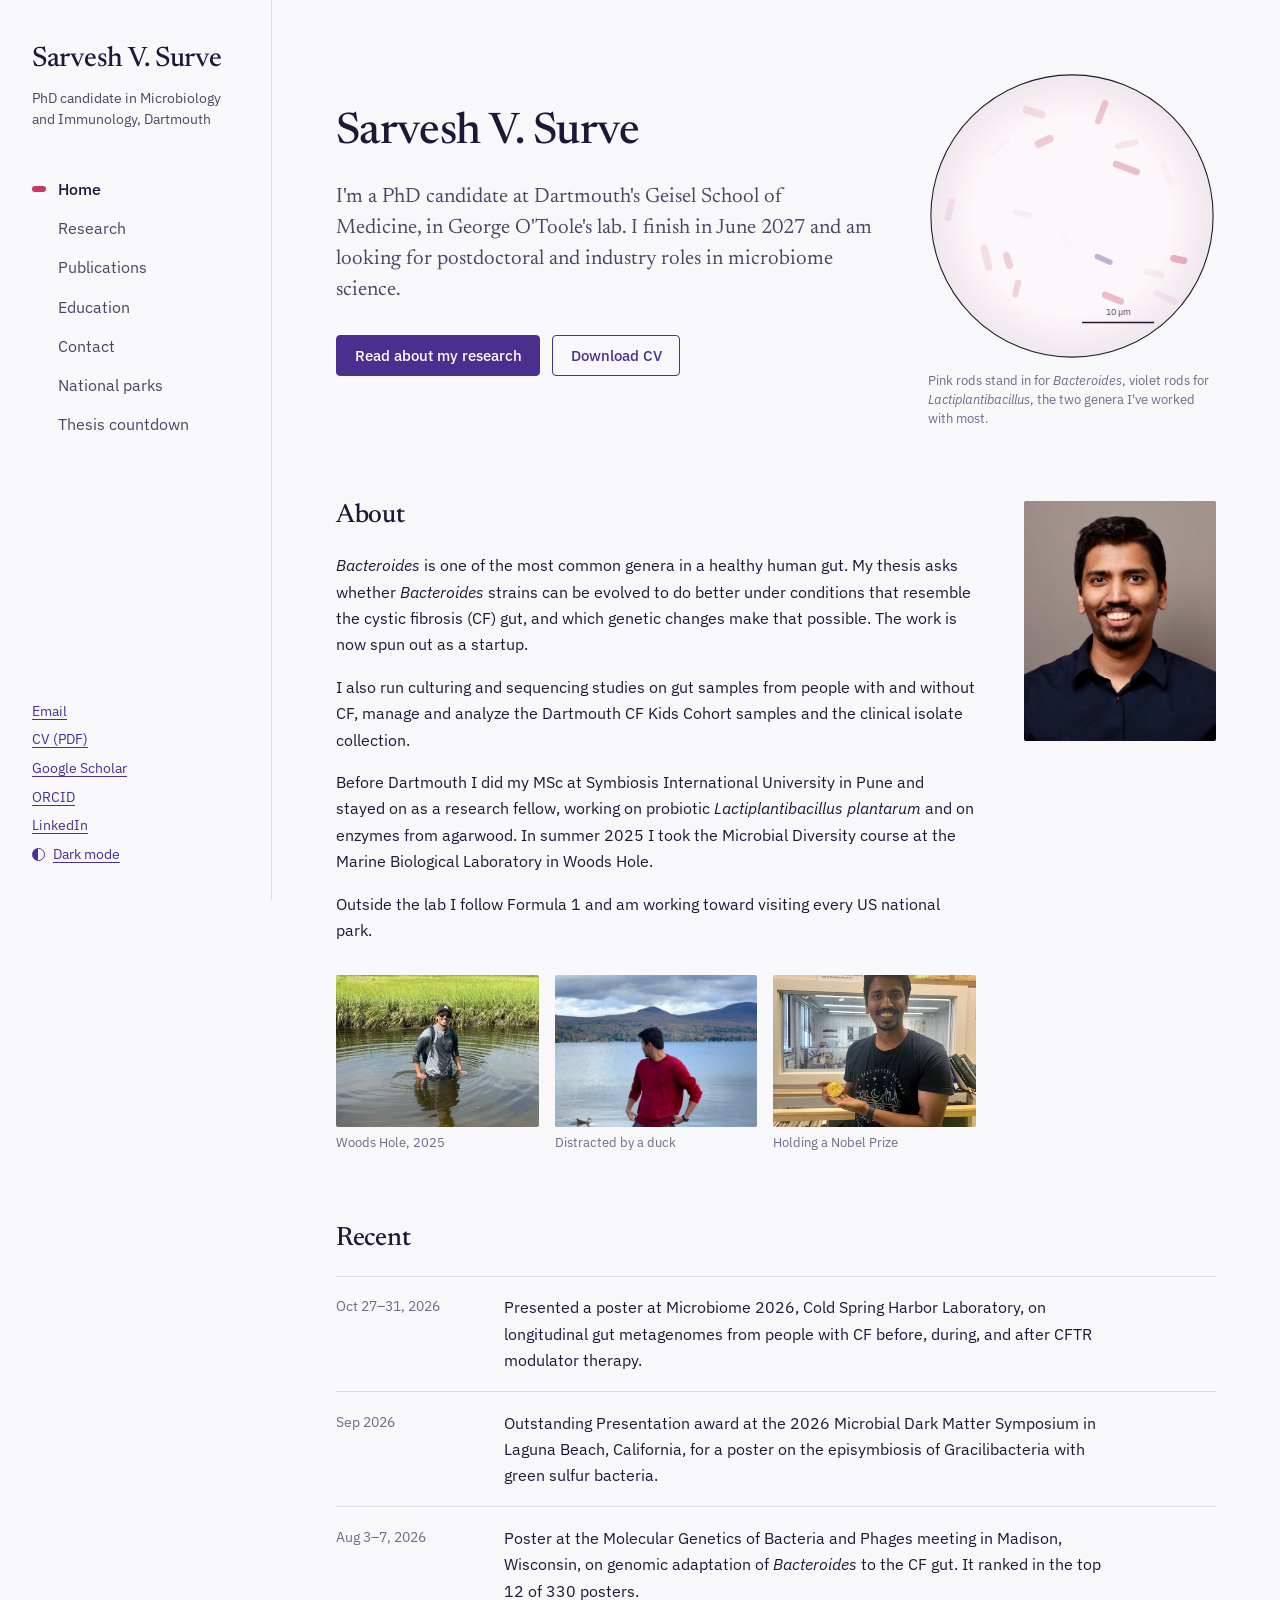
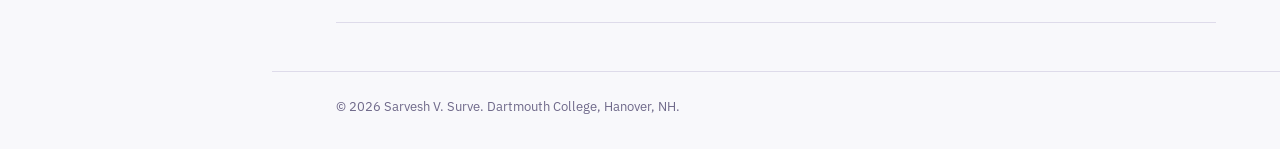
<file: index.html>
<!DOCTYPE html>
<html lang="en">
<head>
  <!-- Google tag (gtag.js) -->
  <script async src="https://www.googletagmanager.com/gtag/js?id=G-Y4KT8WYSLN"></script>
  <script>
    window.dataLayer = window.dataLayer || [];
    function gtag(){dataLayer.push(arguments);}
    gtag('js', new Date());
    gtag('config', 'G-Y4KT8WYSLN');
  </script>
  <meta charset="UTF-8" />
  <meta name="viewport" content="width=device-width, initial-scale=1.0" />
  <title>Sarvesh V. Surve | Microbiologist</title>
  <meta name="description" content="PhD candidate in Microbiology and Immunology at Dartmouth. I study how gut bacteria adapt to cystic fibrosis and whether Bacteroides can become a probiotic for it." />
  <script>
    /* Apply the saved or system theme before first paint to avoid a flash */
    try {
      var t = localStorage.getItem('theme');
      if (!t && window.matchMedia && matchMedia('(prefers-color-scheme: dark)').matches) t = 'dark';
      if (t === 'dark') document.documentElement.setAttribute('data-theme', 'dark');
    } catch (e) {}
  </script>
  <link rel="icon" type="image/png" href="favicon.png">
  <link rel="apple-touch-icon" href="favicon.png">
  <link rel="preconnect" href="https://fonts.googleapis.com">
  <link rel="preconnect" href="https://fonts.gstatic.com" crossorigin>
  <link href="https://fonts.googleapis.com/css2?family=IBM+Plex+Sans:wght@400;500;600&family=Newsreader:ital,opsz,wght@0,6..72,400;0,6..72,500;0,6..72,600;1,6..72,400&display=swap" rel="stylesheet">
  <link rel="stylesheet" href="styles.css">
</head>
<body>
<a class="skip" href="#main">Skip to content</a>

<div class="shell">

  <header class="sidebar">
    <div class="sidebar-top">
      <a class="brand" href="index.html">Sarvesh V. Surve</a>
      <p class="role">PhD candidate in Microbiology and Immunology, Dartmouth</p>
      <button class="menu-toggle" type="button" aria-expanded="false" aria-controls="site-panel">Menu</button>
    </div>
    <div class="sidebar-panel" id="site-panel">
      <nav class="site-nav" aria-label="Main">
        <ul>
          <li><a href="index.html" aria-current="page">Home</a></li>
          <li><a href="research.html">Research</a></li>
          <li><a href="publications.html">Publications</a></li>
          <li><a href="education.html">Education</a></li>
          <li><a href="contact.html">Contact</a></li>
          <li><a href="national-parks.html">National parks</a></li>
          <li><a href="thesis-countdown.html">Thesis countdown</a></li>
        </ul>
      </nav>
      <ul class="side-links">
        <li><a href="mailto:sarvesh.v.surve.gr@dartmouth.edu">Email</a></li>
        <li><a href="sarvesh_cv.pdf" download>CV (PDF)</a></li>
        <li><a href="https://scholar.google.com/citations?pli=1&authuser=1&user=W3YO928AAAAJ" target="_blank" rel="noopener">Google Scholar</a></li>
        <li><a href="https://orcid.org/0000-0003-2942-6315" target="_blank" rel="noopener">ORCID</a></li>
        <li><a href="https://www.linkedin.com/in/sarvesh-surve" target="_blank" rel="noopener">LinkedIn</a></li>
        <li><button class="theme-toggle" type="button"><span class="theme-icon" aria-hidden="true"></span>Dark mode</button></li>
      </ul>
    </div>
  </header>

  <div class="page">
    <main id="main" class="content">

      <section class="hero">
        <div>
          <h1>Sarvesh V. Surve</h1>
          <p class="lede">I'm a PhD candidate at Dartmouth's Geisel School of Medicine, in George O'Toole's lab. I finish in June 2027 and am looking for postdoctoral and industry roles in microbiome science.</p>
          <p class="actions">
            <a class="btn btn-primary" href="research.html">Read about my research</a>
            <a class="btn btn-secondary" href="sarvesh_cv.pdf" download>Download CV</a>
          </p>
        </div>

        <figure class="field-fig">
          <div class="field-wrap">
            <svg id="field" viewBox="0 0 400 400" role="img" aria-label="Gram-stained bacteria: pink rods and a few violet rods.">
            <defs>
              <radialGradient id="slide" cx="50%" cy="50%" r="50%">
                <stop offset="70%" stop-color="#fcf7fa"/>
                <stop offset="100%" stop-color="#f1e6ed"/>
              </radialGradient>
            </defs>
            <circle cx="200" cy="200" r="196" fill="url(#slide)" stroke="#1e1838" stroke-width="1.5"/>
            <line x1="214" y1="348" x2="314" y2="348" stroke="#1e1838" stroke-width="2"/>
            <text x="264" y="338" text-anchor="middle" font-family="IBM Plex Sans, sans-serif" font-size="12" fill="#4b4563">10 µm</text>
          </svg>
            <canvas id="field-cells" aria-hidden="true"></canvas>
          </div>
          <figcaption>Pink rods stand in for <i>Bacteroides</i>, violet rods for <i>Lactiplantibacillus</i>, the two genera I've worked with most.</figcaption>
        </figure>
      </section>

      <section class="about">
        <div class="prose">
          <h2>About</h2>
          <p><i>Bacteroides</i> is one of the most common genera in a healthy human gut. My thesis asks whether <i>Bacteroides</i> strains can be evolved to do better under conditions that resemble the cystic fibrosis (CF) gut, and which genetic changes make that possible. The work is now spun out as a startup.</p>
          <p>I also run culturing and sequencing studies on gut samples from people with and without CF, manage and analyze the Dartmouth CF Kids Cohort samples and the clinical isolate collection.</p>
          <p>Before Dartmouth I did my MSc at Symbiosis International University in Pune and stayed on as a research fellow, working on probiotic <i>Lactiplantibacillus plantarum</i> and on enzymes from agarwood. In summer 2025 I took the Microbial Diversity course at the Marine Biological Laboratory in Woods Hole.</p>
          <p>Outside the lab I follow Formula 1 and am working toward visiting every US national park.</p>

          <ul class="photos">
            <li>
              <figure>
                <img src="photo_fun_1.jpg" alt="Woods Hole" loading="lazy">
                <figcaption>Woods Hole, 2025</figcaption>
              </figure>
            </li>
            <li>
              <figure>
                <img src="photo_fun_2.jpg" alt="Distracted by a duck" loading="lazy">
                <figcaption>Distracted by a duck</figcaption>
              </figure>
            </li>
            <li>
              <figure>
                <img src="photo_fun_3.jpg" alt="Holding a Nobel Prize" loading="lazy">
                <figcaption>Holding a Nobel Prize</figcaption>
              </figure>
            </li>
          </ul>
        </div>
        <img class="headshot" src="photo_headshot.jpg" alt="Sarvesh V. Surve">
      </section>

      <section>
        <h2>Recent</h2>
        <ol class="recent">
          <li>
            <time>Oct 27–31, 2026</time>
            <p>Presented a poster at Microbiome 2026, Cold Spring Harbor Laboratory, on longitudinal gut metagenomes from people with CF before, during, and after CFTR modulator therapy.</p>
          </li>
          <li>
            <time>Sep 2026</time>
            <p>Outstanding Presentation award at the 2026 Microbial Dark Matter Symposium in Laguna Beach, California, for a poster on the episymbiosis of Gracilibacteria with green sulfur bacteria.</p>
          </li>
          <li>
            <time>Aug 3–7, 2026</time>
            <p>Poster at the Molecular Genetics of Bacteria and Phages meeting in Madison, Wisconsin, on genomic adaptation of <i>Bacteroides</i> to the CF gut. It ranked in the top 12 of 330 posters.</p>
          </li>
        </ol>
      </section>

    </main>
    <footer>© 2026 Sarvesh V. Surve. Dartmouth College, Hanover, NH.</footer>
  </div>

</div>

<script src="main.js"></script>
</body>
</html>
</file>
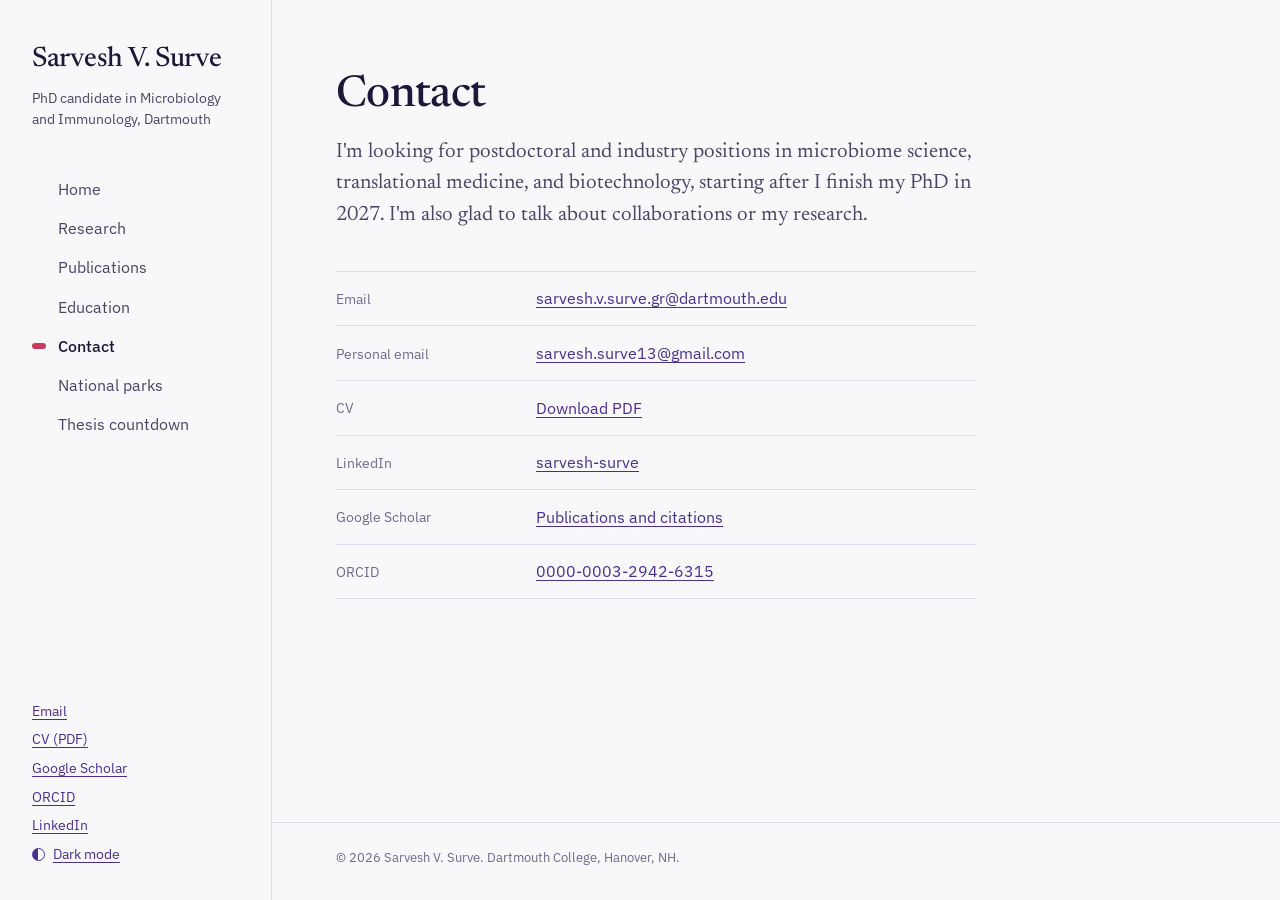
<file: contact.html>
<!DOCTYPE html>
<html lang="en">
<head>
  <!-- Google tag (gtag.js) -->
  <script async src="https://www.googletagmanager.com/gtag/js?id=G-Y4KT8WYSLN"></script>
  <script>
    window.dataLayer = window.dataLayer || [];
    function gtag(){dataLayer.push(arguments);}
    gtag('js', new Date());
    gtag('config', 'G-Y4KT8WYSLN');
  </script>
  <meta charset="UTF-8" />
  <meta name="viewport" content="width=device-width, initial-scale=1.0" />
  <title>Contact | Sarvesh V. Surve</title>
  <meta name="description" content="Contact Sarvesh V. Surve about postdoctoral and industry roles in microbiome science, or about collaborations." />
  <script>
    /* Apply the saved or system theme before first paint to avoid a flash */
    try {
      var t = localStorage.getItem('theme');
      if (!t && window.matchMedia && matchMedia('(prefers-color-scheme: dark)').matches) t = 'dark';
      if (t === 'dark') document.documentElement.setAttribute('data-theme', 'dark');
    } catch (e) {}
  </script>
  <link rel="icon" type="image/png" href="favicon.png">
  <link rel="apple-touch-icon" href="favicon.png">
  <link rel="preconnect" href="https://fonts.googleapis.com">
  <link rel="preconnect" href="https://fonts.gstatic.com" crossorigin>
  <link href="https://fonts.googleapis.com/css2?family=IBM+Plex+Sans:wght@400;500;600&family=Newsreader:ital,opsz,wght@0,6..72,400;0,6..72,500;0,6..72,600;1,6..72,400&display=swap" rel="stylesheet">
  <link rel="stylesheet" href="styles.css">
</head>
<body>
<a class="skip" href="#main">Skip to content</a>

<div class="shell">

  <header class="sidebar">
    <div class="sidebar-top">
      <a class="brand" href="index.html">Sarvesh V. Surve</a>
      <p class="role">PhD candidate in Microbiology and Immunology, Dartmouth</p>
      <button class="menu-toggle" type="button" aria-expanded="false" aria-controls="site-panel">Menu</button>
    </div>
    <div class="sidebar-panel" id="site-panel">
      <nav class="site-nav" aria-label="Main">
        <ul>
          <li><a href="index.html">Home</a></li>
          <li><a href="research.html">Research</a></li>
          <li><a href="publications.html">Publications</a></li>
          <li><a href="education.html">Education</a></li>
          <li><a href="contact.html" aria-current="page">Contact</a></li>
          <li><a href="national-parks.html">National parks</a></li>
          <li><a href="thesis-countdown.html">Thesis countdown</a></li>
        </ul>
      </nav>
      <ul class="side-links">
        <li><a href="mailto:sarvesh.v.surve.gr@dartmouth.edu">Email</a></li>
        <li><a href="sarvesh_cv.pdf" download>CV (PDF)</a></li>
        <li><a href="https://scholar.google.com/citations?pli=1&authuser=1&user=W3YO928AAAAJ" target="_blank" rel="noopener">Google Scholar</a></li>
        <li><a href="https://orcid.org/0000-0003-2942-6315" target="_blank" rel="noopener">ORCID</a></li>
        <li><a href="https://www.linkedin.com/in/sarvesh-surve" target="_blank" rel="noopener">LinkedIn</a></li>
        <li><button class="theme-toggle" type="button"><span class="theme-icon" aria-hidden="true"></span>Dark mode</button></li>
      </ul>
    </div>
  </header>

  <div class="page">
    <main id="main" class="content">

      <section class="prose">
        <h1>Contact</h1>
        <p class="lede page-intro">I'm looking for postdoctoral and industry positions in microbiome science, translational medicine, and biotechnology, starting after I finish my PhD in 2027. I'm also glad to talk about collaborations or my research.</p>

        <dl class="contact-list">
          <div><dt>Email</dt><dd><a href="mailto:sarvesh.v.surve.gr@dartmouth.edu">sarvesh.v.surve.gr@dartmouth.edu</a></dd></div>
          <div><dt>Personal email</dt><dd><a href="mailto:sarvesh.surve13@gmail.com">sarvesh.surve13@gmail.com</a></dd></div>
          <div><dt>CV</dt><dd><a href="sarvesh_cv.pdf" download>Download PDF</a></dd></div>
          <div><dt>LinkedIn</dt><dd><a href="https://www.linkedin.com/in/sarvesh-surve" target="_blank" rel="noopener">sarvesh-surve</a></dd></div>
          <div><dt>Google Scholar</dt><dd><a href="https://scholar.google.com/citations?pli=1&authuser=1&user=W3YO928AAAAJ" target="_blank" rel="noopener">Publications and citations</a></dd></div>
          <div><dt>ORCID</dt><dd><a href="https://orcid.org/0000-0003-2942-6315" target="_blank" rel="noopener">0000-0003-2942-6315</a></dd></div>
        </dl>
      </section>

    </main>
    <footer>© 2026 Sarvesh V. Surve. Dartmouth College, Hanover, NH.</footer>
  </div>

</div>

<script src="main.js"></script>
</body>
</html>
</file>
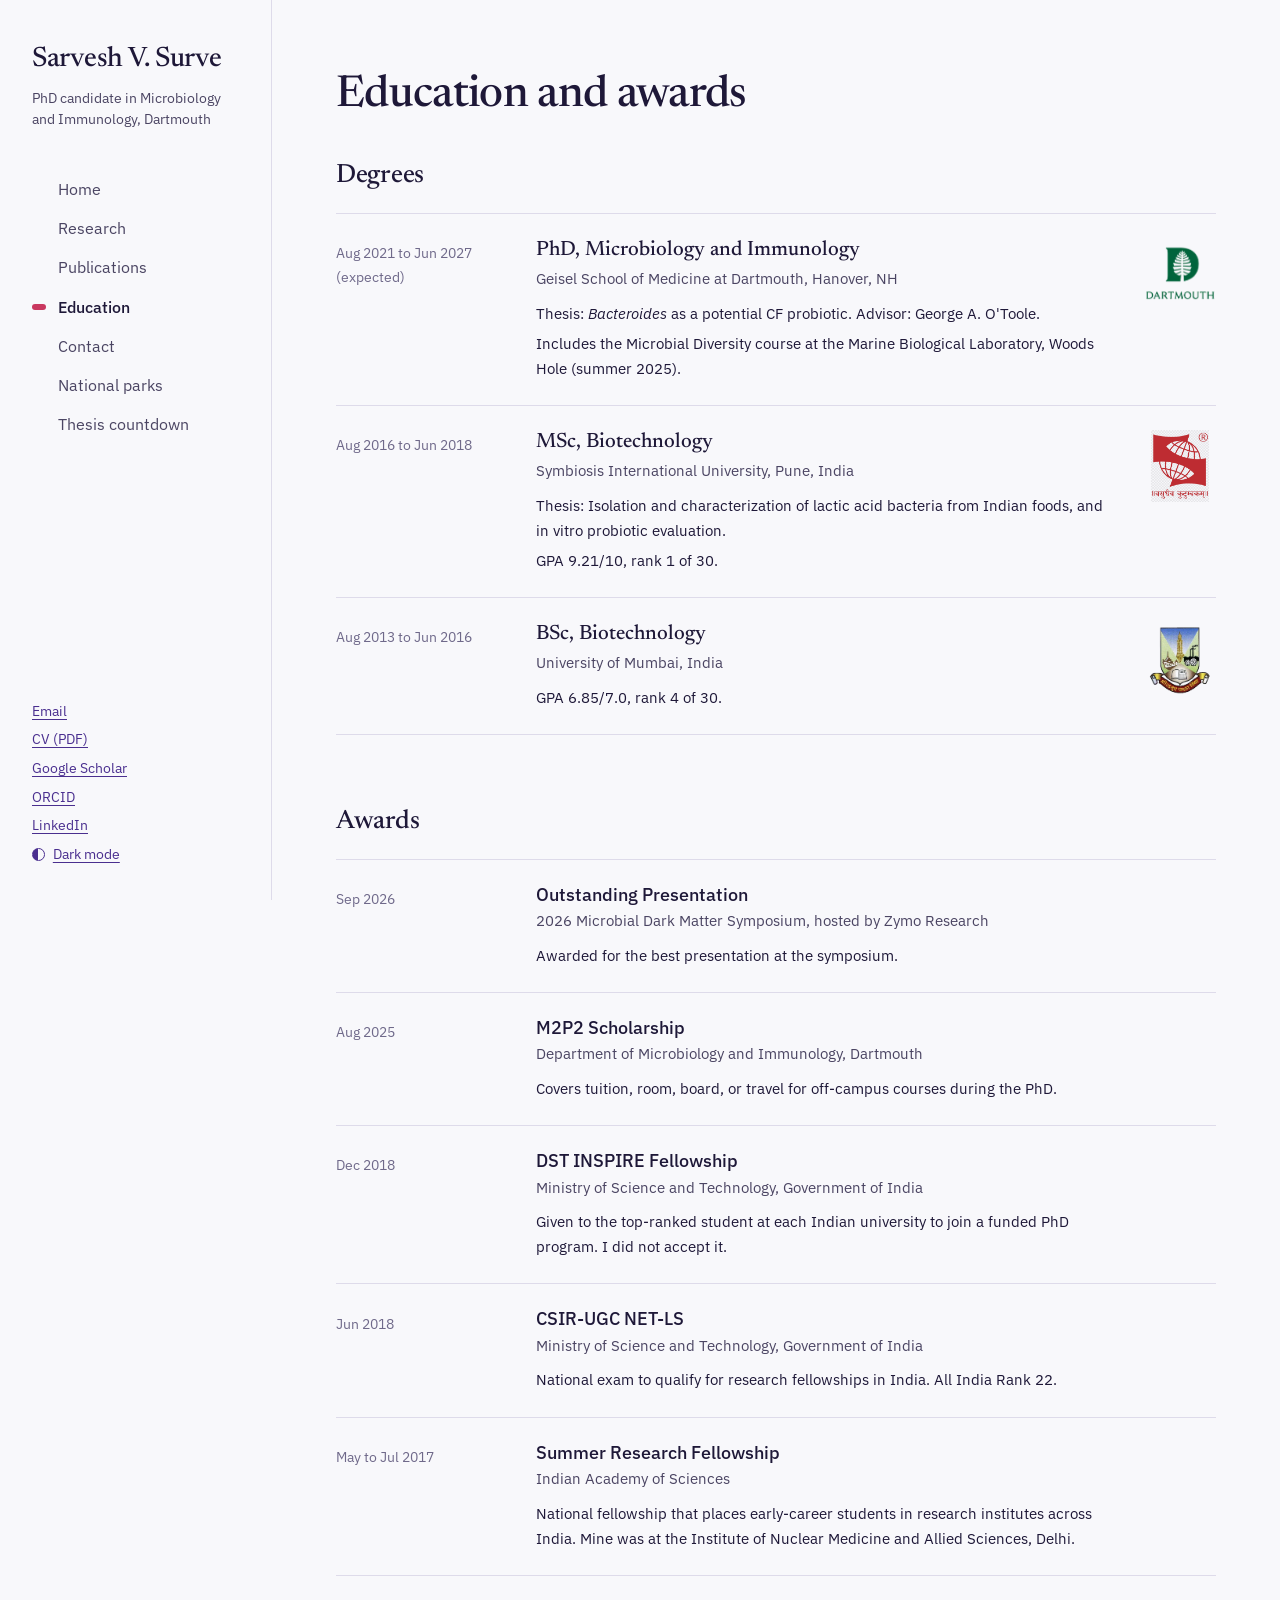
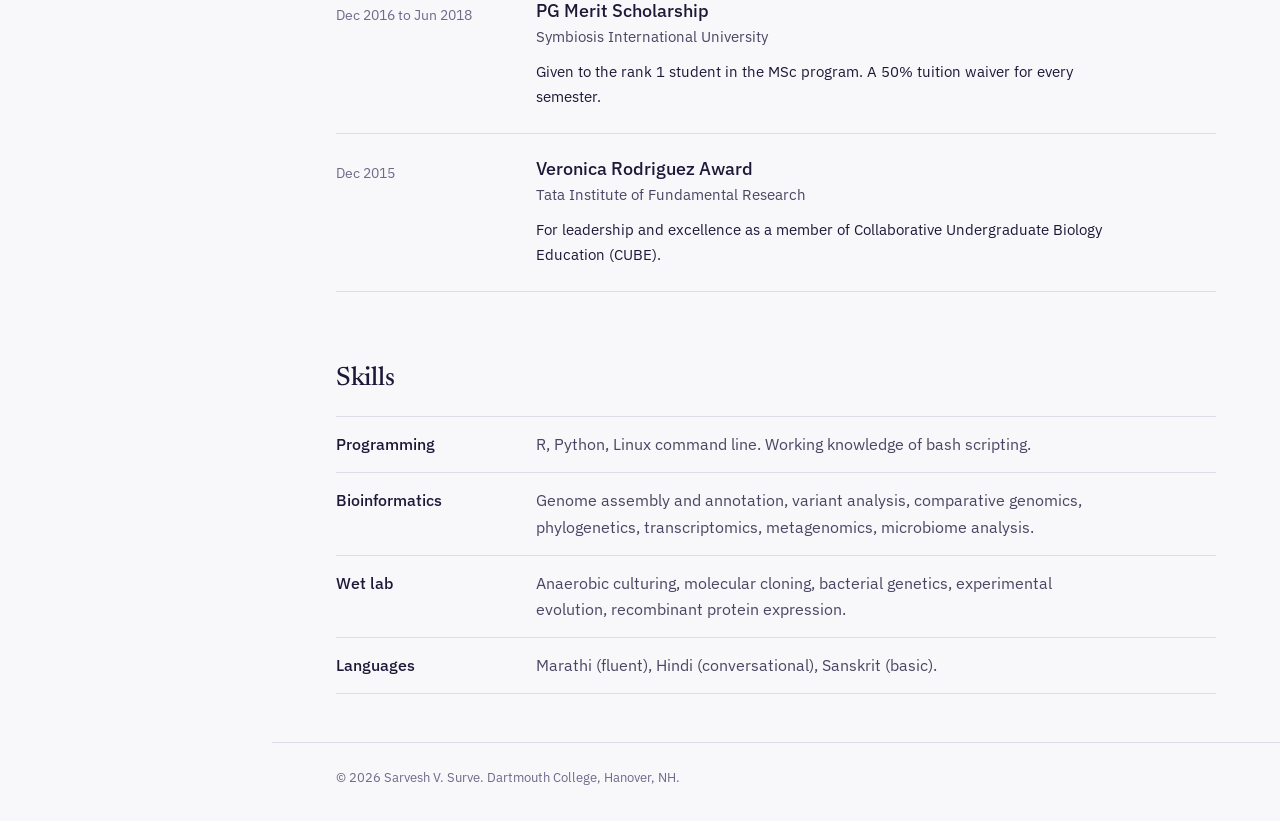
<file: education.html>
<!DOCTYPE html>
<html lang="en">
<head>
  <!-- Google tag (gtag.js) -->
  <script async src="https://www.googletagmanager.com/gtag/js?id=G-Y4KT8WYSLN"></script>
  <script>
    window.dataLayer = window.dataLayer || [];
    function gtag(){dataLayer.push(arguments);}
    gtag('js', new Date());
    gtag('config', 'G-Y4KT8WYSLN');
  </script>
  <meta charset="UTF-8" />
  <meta name="viewport" content="width=device-width, initial-scale=1.0" />
  <title>Education and awards | Sarvesh V. Surve</title>
  <meta name="description" content="Degrees, awards, and skills of Sarvesh V. Surve: PhD at Dartmouth, MSc and BSc in Biotechnology in India." />
  <script>
    /* Apply the saved or system theme before first paint to avoid a flash */
    try {
      var t = localStorage.getItem('theme');
      if (!t && window.matchMedia && matchMedia('(prefers-color-scheme: dark)').matches) t = 'dark';
      if (t === 'dark') document.documentElement.setAttribute('data-theme', 'dark');
    } catch (e) {}
  </script>
  <link rel="icon" type="image/png" href="favicon.png">
  <link rel="apple-touch-icon" href="favicon.png">
  <link rel="preconnect" href="https://fonts.googleapis.com">
  <link rel="preconnect" href="https://fonts.gstatic.com" crossorigin>
  <link href="https://fonts.googleapis.com/css2?family=IBM+Plex+Sans:wght@400;500;600&family=Newsreader:ital,opsz,wght@0,6..72,400;0,6..72,500;0,6..72,600;1,6..72,400&display=swap" rel="stylesheet">
  <link rel="stylesheet" href="styles.css">
</head>
<body>
<a class="skip" href="#main">Skip to content</a>

<div class="shell">

  <header class="sidebar">
    <div class="sidebar-top">
      <a class="brand" href="index.html">Sarvesh V. Surve</a>
      <p class="role">PhD candidate in Microbiology and Immunology, Dartmouth</p>
      <button class="menu-toggle" type="button" aria-expanded="false" aria-controls="site-panel">Menu</button>
    </div>
    <div class="sidebar-panel" id="site-panel">
      <nav class="site-nav" aria-label="Main">
        <ul>
          <li><a href="index.html">Home</a></li>
          <li><a href="research.html">Research</a></li>
          <li><a href="publications.html">Publications</a></li>
          <li><a href="education.html" aria-current="page">Education</a></li>
          <li><a href="contact.html">Contact</a></li>
          <li><a href="national-parks.html">National parks</a></li>
          <li><a href="thesis-countdown.html">Thesis countdown</a></li>
        </ul>
      </nav>
      <ul class="side-links">
        <li><a href="mailto:sarvesh.v.surve.gr@dartmouth.edu">Email</a></li>
        <li><a href="sarvesh_cv.pdf" download>CV (PDF)</a></li>
        <li><a href="https://scholar.google.com/citations?pli=1&authuser=1&user=W3YO928AAAAJ" target="_blank" rel="noopener">Google Scholar</a></li>
        <li><a href="https://orcid.org/0000-0003-2942-6315" target="_blank" rel="noopener">ORCID</a></li>
        <li><a href="https://www.linkedin.com/in/sarvesh-surve" target="_blank" rel="noopener">LinkedIn</a></li>
        <li><button class="theme-toggle" type="button"><span class="theme-icon" aria-hidden="true"></span>Dark mode</button></li>
      </ul>
    </div>
  </header>

  <div class="page">
    <main id="main" class="content">

      <section>
        <h1>Education and awards</h1>

        <h2 style="margin-top:2.5rem;">Degrees</h2>
        <ul class="rows">
          <li class="row degree">
            <div class="when">Aug 2021 to Jun 2027 (expected)</div>
            <div>
              <h3>PhD, Microbiology and Immunology</h3>
              <p class="where">Geisel School of Medicine at Dartmouth, Hanover, NH</p>
              <p>Thesis: <i>Bacteroides</i> as a potential CF probiotic. Advisor: George A. O'Toole.</p>
              <p>Includes the Microbial Diversity course at the Marine Biological Laboratory, Woods Hole (summer 2025).</p>
            </div>
            <img src="logo_dartmouth.png" alt="Dartmouth">
          </li>
          <li class="row degree">
            <div class="when">Aug 2016 to Jun 2018</div>
            <div>
              <h3>MSc, Biotechnology</h3>
              <p class="where">Symbiosis International University, Pune, India</p>
              <p>Thesis: Isolation and characterization of lactic acid bacteria from Indian foods, and in vitro probiotic evaluation.</p>
              <p>GPA 9.21/10, rank 1 of 30.</p>
            </div>
            <img src="logo_symbiosis.png" alt="Symbiosis International University">
          </li>
          <li class="row degree">
            <div class="when">Aug 2013 to Jun 2016</div>
            <div>
              <h3>BSc, Biotechnology</h3>
              <p class="where">University of Mumbai, India</p>
              <p>GPA 6.85/7.0, rank 4 of 30.</p>
            </div>
            <img src="logo_mumbai.png" alt="University of Mumbai">
          </li>
        </ul>
      </section>

      <section>
        <h2>Awards</h2>
        <ul class="rows">
          <li class="row award">
            <div class="when">Sep 2026</div>
            <div>
              <h3>Outstanding Presentation</h3>
              <p class="where">2026 Microbial Dark Matter Symposium, hosted by Zymo Research</p>
              <p>Awarded for the best presentation at the symposium.</p>
            </div>
          </li>
          <li class="row award">
            <div class="when">Aug 2025</div>
            <div>
              <h3>M2P2 Scholarship</h3>
              <p class="where">Department of Microbiology and Immunology, Dartmouth</p>
              <p>Covers tuition, room, board, or travel for off-campus courses during the PhD.</p>
            </div>
          </li>
          <li class="row award">
            <div class="when">Dec 2018</div>
            <div>
              <h3>DST INSPIRE Fellowship</h3>
              <p class="where">Ministry of Science and Technology, Government of India</p>
              <p>Given to the top-ranked student at each Indian university to join a funded PhD program. I did not accept it.</p>
            </div>
          </li>
          <li class="row award">
            <div class="when">Jun 2018</div>
            <div>
              <h3>CSIR-UGC NET-LS</h3>
              <p class="where">Ministry of Science and Technology, Government of India</p>
              <p>National exam to qualify for research fellowships in India. All India Rank 22.</p>
            </div>
          </li>
          <li class="row award">
            <div class="when">May to Jul 2017</div>
            <div>
              <h3>Summer Research Fellowship</h3>
              <p class="where">Indian Academy of Sciences</p>
              <p>National fellowship that places early-career students in research institutes across India. Mine was at the Institute of Nuclear Medicine and Allied Sciences, Delhi.</p>
            </div>
          </li>
          <li class="row award">
            <div class="when">Dec 2016 to Jun 2018</div>
            <div>
              <h3>PG Merit Scholarship</h3>
              <p class="where">Symbiosis International University</p>
              <p>Given to the rank 1 student in the MSc program. A 50% tuition waiver for every semester.</p>
            </div>
          </li>
          <li class="row award">
            <div class="when">Dec 2015</div>
            <div>
              <h3>Veronica Rodriguez Award</h3>
              <p class="where">Tata Institute of Fundamental Research</p>
              <p>For leadership and excellence as a member of Collaborative Undergraduate Biology Education (CUBE).</p>
            </div>
          </li>
        </ul>
      </section>

      <section>
        <h2>Skills</h2>
        <dl class="skills">
          <div><dt>Programming</dt><dd>R, Python, Linux command line. Working knowledge of bash scripting.</dd></div>
          <div><dt>Bioinformatics</dt><dd>Genome assembly and annotation, variant analysis, comparative genomics, phylogenetics, transcriptomics, metagenomics, microbiome analysis.</dd></div>
          <div><dt>Wet lab</dt><dd>Anaerobic culturing, molecular cloning, bacterial genetics, experimental evolution, recombinant protein expression.</dd></div>
          <div><dt>Languages</dt><dd>Marathi (fluent), Hindi (conversational), Sanskrit (basic).</dd></div>
        </dl>
      </section>

    </main>
    <footer>© 2026 Sarvesh V. Surve. Dartmouth College, Hanover, NH.</footer>
  </div>

</div>

<script src="main.js"></script>
</body>
</html>
</file>
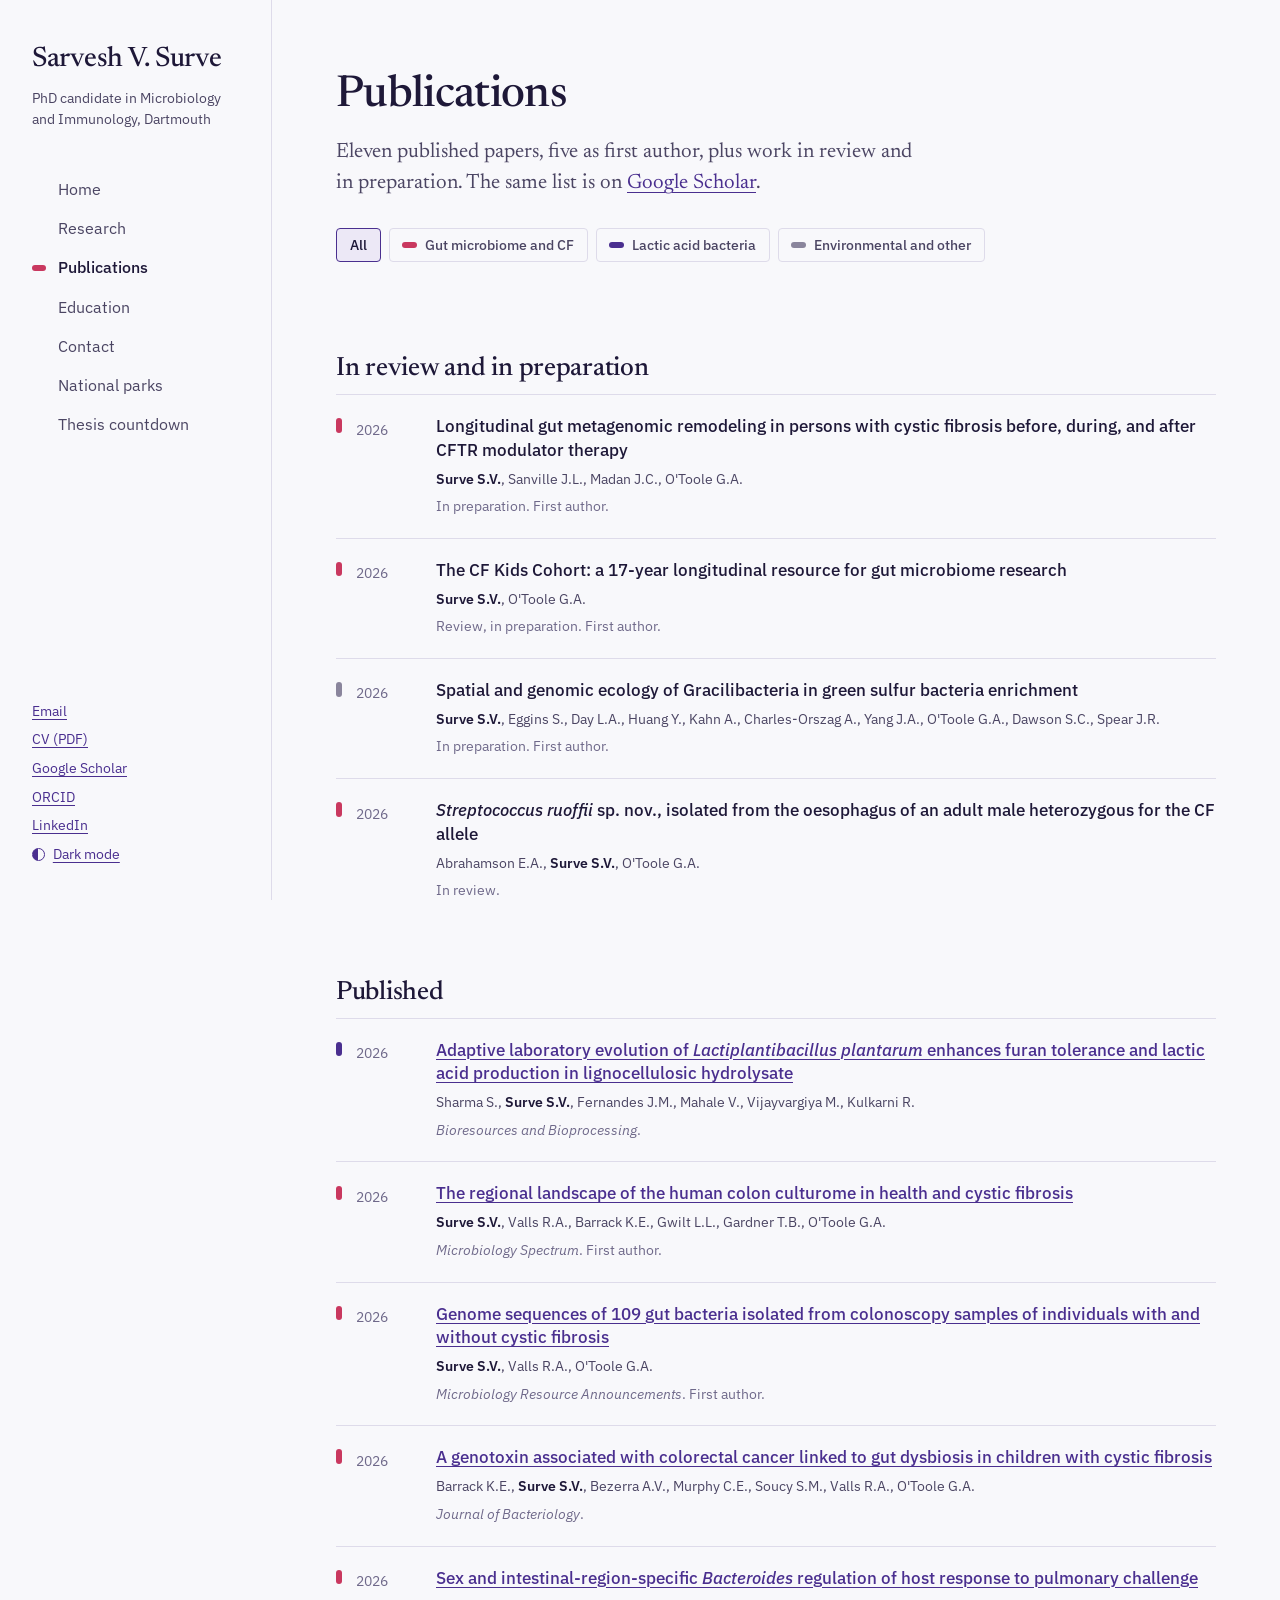
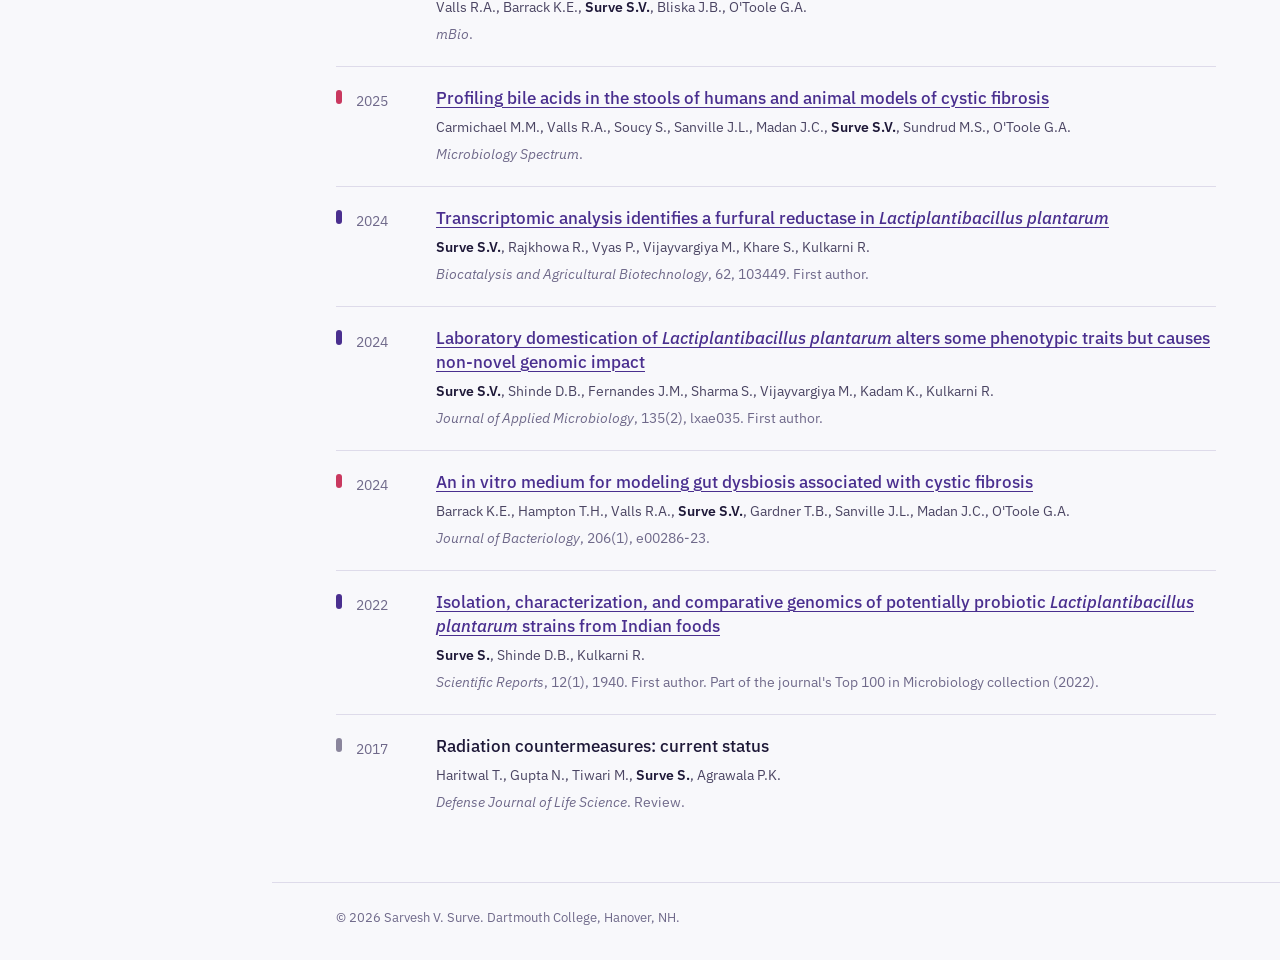
<file: publications.html>
<!DOCTYPE html>
<html lang="en">
<head>
  <!-- Google tag (gtag.js) -->
  <script async src="https://www.googletagmanager.com/gtag/js?id=G-Y4KT8WYSLN"></script>
  <script>
    window.dataLayer = window.dataLayer || [];
    function gtag(){dataLayer.push(arguments);}
    gtag('js', new Date());
    gtag('config', 'G-Y4KT8WYSLN');
  </script>
  <meta charset="UTF-8" />
  <meta name="viewport" content="width=device-width, initial-scale=1.0" />
  <title>Publications | Sarvesh V. Surve</title>
  <meta name="description" content="Publications by Sarvesh V. Surve: gut microbiome and cystic fibrosis, Bacteroides, Gracilibacteria, and probiotic lactic acid bacteria." />
  <script>
    /* Apply the saved or system theme before first paint to avoid a flash */
    try {
      var t = localStorage.getItem('theme');
      if (!t && window.matchMedia && matchMedia('(prefers-color-scheme: dark)').matches) t = 'dark';
      if (t === 'dark') document.documentElement.setAttribute('data-theme', 'dark');
    } catch (e) {}
  </script>
  <link rel="icon" type="image/png" href="favicon.png">
  <link rel="apple-touch-icon" href="favicon.png">
  <link rel="preconnect" href="https://fonts.googleapis.com">
  <link rel="preconnect" href="https://fonts.gstatic.com" crossorigin>
  <link href="https://fonts.googleapis.com/css2?family=IBM+Plex+Sans:wght@400;500;600&family=Newsreader:ital,opsz,wght@0,6..72,400;0,6..72,500;0,6..72,600;1,6..72,400&display=swap" rel="stylesheet">
  <link rel="stylesheet" href="styles.css">
</head>
<body>
<a class="skip" href="#main">Skip to content</a>

<div class="shell">

  <header class="sidebar">
    <div class="sidebar-top">
      <a class="brand" href="index.html">Sarvesh V. Surve</a>
      <p class="role">PhD candidate in Microbiology and Immunology, Dartmouth</p>
      <button class="menu-toggle" type="button" aria-expanded="false" aria-controls="site-panel">Menu</button>
    </div>
    <div class="sidebar-panel" id="site-panel">
      <nav class="site-nav" aria-label="Main">
        <ul>
          <li><a href="index.html">Home</a></li>
          <li><a href="research.html">Research</a></li>
          <li><a href="publications.html" aria-current="page">Publications</a></li>
          <li><a href="education.html">Education</a></li>
          <li><a href="contact.html">Contact</a></li>
          <li><a href="national-parks.html">National parks</a></li>
          <li><a href="thesis-countdown.html">Thesis countdown</a></li>
        </ul>
      </nav>
      <ul class="side-links">
        <li><a href="mailto:sarvesh.v.surve.gr@dartmouth.edu">Email</a></li>
        <li><a href="sarvesh_cv.pdf" download>CV (PDF)</a></li>
        <li><a href="https://scholar.google.com/citations?pli=1&authuser=1&user=W3YO928AAAAJ" target="_blank" rel="noopener">Google Scholar</a></li>
        <li><a href="https://orcid.org/0000-0003-2942-6315" target="_blank" rel="noopener">ORCID</a></li>
        <li><a href="https://www.linkedin.com/in/sarvesh-surve" target="_blank" rel="noopener">LinkedIn</a></li>
        <li><button class="theme-toggle" type="button"><span class="theme-icon" aria-hidden="true"></span>Dark mode</button></li>
      </ul>
    </div>
  </header>

  <div class="page">
    <main id="main" class="content">

      <section>
        <h1>Publications</h1>
        <p class="lede page-intro">Eleven published papers, five as first author, plus work in review and in preparation. The same list is on <a href="https://scholar.google.com/citations?pli=1&authuser=1&user=W3YO928AAAAJ" target="_blank" rel="noopener">Google Scholar</a>.</p>

        <div class="filters" role="group" aria-label="Filter by research area">
          <button type="button" class="filter" data-filter="all" aria-pressed="true">All</button>
          <button type="button" class="filter" data-filter="cf" aria-pressed="false"><i class="k-cf"></i>Gut microbiome and CF</button>
          <button type="button" class="filter" data-filter="lab" aria-pressed="false"><i class="k-lab"></i>Lactic acid bacteria</button>
          <button type="button" class="filter" data-filter="other" aria-pressed="false"><i></i>Environmental and other</button>
        </div>
        <p class="filter-status" aria-live="polite"></p>

        <div class="pub-group">
          <h2>In review and in preparation</h2>
          <ul class="pubs">

            <li class="pub" id="modulators" data-area="cf">
              <span class="pub-year">2026</span>
              <div>
                <h3 class="pub-title">Longitudinal gut metagenomic remodeling in persons with cystic fibrosis before, during, and after CFTR modulator therapy</h3>
                <p class="pub-authors"><strong>Surve S.V.</strong>, Sanville J.L., Madan J.C., O'Toole G.A.</p>
                <p class="pub-venue">In preparation. First author.</p>
              </div>
            </li>

            <li class="pub" id="cfkc-review" data-area="cf">
              <span class="pub-year">2026</span>
              <div>
                <h3 class="pub-title">The CF Kids Cohort: a 17-year longitudinal resource for gut microbiome research</h3>
                <p class="pub-authors"><strong>Surve S.V.</strong>, O'Toole G.A.</p>
                <p class="pub-venue">Review, in preparation. First author.</p>
              </div>
            </li>

            <li class="pub" id="gracilibacteria" data-area="env">
              <span class="pub-year">2026</span>
              <div>
                <h3 class="pub-title">Spatial and genomic ecology of Gracilibacteria in green sulfur bacteria enrichment</h3>
                <p class="pub-authors"><strong>Surve S.V.</strong>, Eggins S., Day L.A., Huang Y., Kahn A., Charles-Orszag A., Yang J.A., O'Toole G.A., Dawson S.C., Spear J.R.</p>
                <p class="pub-venue">In preparation. First author.</p>
              </div>
            </li>

            <li class="pub" id="ruoffii" data-area="cf">
              <span class="pub-year">2026</span>
              <div>
                <h3 class="pub-title"><i>Streptococcus ruoffii</i> sp. nov., isolated from the oesophagus of an adult male heterozygous for the CF allele</h3>
                <p class="pub-authors">Abrahamson E.A., <strong>Surve S.V.</strong>, O'Toole G.A.</p>
                <p class="pub-venue">In review.</p>
              </div>
            </li>

          </ul>
        </div>

        <div class="pub-group">
          <h2>Published</h2>
          <ul class="pubs">

            <li class="pub" id="sharma-ale" data-area="lab">
              <span class="pub-year">2026</span>
              <div>
                <h3 class="pub-title"><a href="https://link.springer.com/article/10.1186/s40643-026-01106-4" target="_blank" rel="noopener">Adaptive laboratory evolution of <i>Lactiplantibacillus plantarum</i> enhances furan tolerance and lactic acid production in lignocellulosic hydrolysate</a></h3>
                <p class="pub-authors">Sharma S., <strong>Surve S.V.</strong>, Fernandes J.M., Mahale V., Vijayvargiya M., Kulkarni R.</p>
                <p class="pub-venue"><i>Bioresources and Bioprocessing</i>.</p>
              </div>
            </li>

            <li class="pub" id="culturome" data-area="cf">
              <span class="pub-year">2026</span>
              <div>
                <h3 class="pub-title"><a href="https://journals.asm.org/doi/full/10.1128/spectrum.03126-25" target="_blank" rel="noopener">The regional landscape of the human colon culturome in health and cystic fibrosis</a></h3>
                <p class="pub-authors"><strong>Surve S.V.</strong>, Valls R.A., Barrack K.E., Gwilt L.L., Gardner T.B., O'Toole G.A.</p>
                <p class="pub-venue"><i>Microbiology Spectrum</i>. First author.</p>
              </div>
            </li>

            <li class="pub" id="genomes-109" data-area="cf">
              <span class="pub-year">2026</span>
              <div>
                <h3 class="pub-title"><a href="https://journals.asm.org/doi/10.1128/mra.01114-25" target="_blank" rel="noopener">Genome sequences of 109 gut bacteria isolated from colonoscopy samples of individuals with and without cystic fibrosis</a></h3>
                <p class="pub-authors"><strong>Surve S.V.</strong>, Valls R.A., O'Toole G.A.</p>
                <p class="pub-venue"><i>Microbiology Resource Announcements</i>. First author.</p>
              </div>
            </li>

            <li class="pub" id="genotoxin" data-area="cf">
              <span class="pub-year">2026</span>
              <div>
                <h3 class="pub-title"><a href="https://journals.asm.org/doi/full/10.1128/jb.00190-26/" target="_blank" rel="noopener">A genotoxin associated with colorectal cancer linked to gut dysbiosis in children with cystic fibrosis</a></h3>
                <p class="pub-authors">Barrack K.E., <strong>Surve S.V.</strong>, Bezerra A.V., Murphy C.E., Soucy S.M., Valls R.A., O'Toole G.A.</p>
                <p class="pub-venue"><i>Journal of Bacteriology</i>.</p>
              </div>
            </li>

            <li class="pub" id="mbio" data-area="cf">
              <span class="pub-year">2026</span>
              <div>
                <h3 class="pub-title"><a href="https://journals.asm.org/doi/full/10.1128/mbio.00469-26" target="_blank" rel="noopener">Sex and intestinal-region-specific <i>Bacteroides</i> regulation of host response to pulmonary challenge</a></h3>
                <p class="pub-authors">Valls R.A., Barrack K.E., <strong>Surve S.V.</strong>, Bliska J.B., O'Toole G.A.</p>
                <p class="pub-venue"><i>mBio</i>.</p>
              </div>
            </li>

            <li class="pub" id="bile-acids" data-area="cf">
              <span class="pub-year">2025</span>
              <div>
                <h3 class="pub-title"><a href="https://journals.asm.org/doi/full/10.1128/spectrum.01451-25" target="_blank" rel="noopener">Profiling bile acids in the stools of humans and animal models of cystic fibrosis</a></h3>
                <p class="pub-authors">Carmichael M.M., Valls R.A., Soucy S., Sanville J.L., Madan J.C., <strong>Surve S.V.</strong>, Sundrud M.S., O'Toole G.A.</p>
                <p class="pub-venue"><i>Microbiology Spectrum</i>.</p>
              </div>
            </li>

            <li class="pub" id="furfural" data-area="lab">
              <span class="pub-year">2024</span>
              <div>
                <h3 class="pub-title"><a href="https://doi.org/10.1016/j.bcab.2024.103449" target="_blank" rel="noopener">Transcriptomic analysis identifies a furfural reductase in <i>Lactiplantibacillus plantarum</i></a></h3>
                <p class="pub-authors"><strong>Surve S.V.</strong>, Rajkhowa R., Vyas P., Vijayvargiya M., Khare S., Kulkarni R.</p>
                <p class="pub-venue"><i>Biocatalysis and Agricultural Biotechnology</i>, 62, 103449. First author.</p>
              </div>
            </li>

            <li class="pub" id="domestication" data-area="lab">
              <span class="pub-year">2024</span>
              <div>
                <h3 class="pub-title"><a href="https://doi.org/10.1093/jambio/lxae035" target="_blank" rel="noopener">Laboratory domestication of <i>Lactiplantibacillus plantarum</i> alters some phenotypic traits but causes non-novel genomic impact</a></h3>
                <p class="pub-authors"><strong>Surve S.V.</strong>, Shinde D.B., Fernandes J.M., Sharma S., Vijayvargiya M., Kadam K., Kulkarni R.</p>
                <p class="pub-venue"><i>Journal of Applied Microbiology</i>, 135(2), lxae035. First author.</p>
              </div>
            </li>

            <li class="pub" id="invitro-medium" data-area="cf">
              <span class="pub-year">2024</span>
              <div>
                <h3 class="pub-title"><a href="https://doi.org/10.1128/jb.00286-23" target="_blank" rel="noopener">An in vitro medium for modeling gut dysbiosis associated with cystic fibrosis</a></h3>
                <p class="pub-authors">Barrack K.E., Hampton T.H., Valls R.A., <strong>Surve S.V.</strong>, Gardner T.B., Sanville J.L., Madan J.C., O'Toole G.A.</p>
                <p class="pub-venue"><i>Journal of Bacteriology</i>, 206(1), e00286-23.</p>
              </div>
            </li>

            <li class="pub" id="scirep" data-area="lab">
              <span class="pub-year">2022</span>
              <div>
                <h3 class="pub-title"><a href="https://doi.org/10.1038/s41598-022-05850-3" target="_blank" rel="noopener">Isolation, characterization, and comparative genomics of potentially probiotic <i>Lactiplantibacillus plantarum</i> strains from Indian foods</a></h3>
                <p class="pub-authors"><strong>Surve S.</strong>, Shinde D.B., Kulkarni R.</p>
                <p class="pub-venue"><i>Scientific Reports</i>, 12(1), 1940. First author. Part of the journal's Top 100 in Microbiology collection (2022).</p>
              </div>
            </li>

            <li class="pub" id="radiation" data-area="other">
              <span class="pub-year">2017</span>
              <div>
                <h3 class="pub-title">Radiation countermeasures: current status</h3>
                <p class="pub-authors">Haritwal T., Gupta N., Tiwari M., <strong>Surve S.</strong>, Agrawala P.K.</p>
                <p class="pub-venue"><i>Defense Journal of Life Science</i>. Review.</p>
              </div>
            </li>

          </ul>
        </div>
      </section>

    </main>
    <footer>© 2026 Sarvesh V. Surve. Dartmouth College, Hanover, NH.</footer>
  </div>

</div>

<script src="main.js"></script>
</body>
</html>
</file>
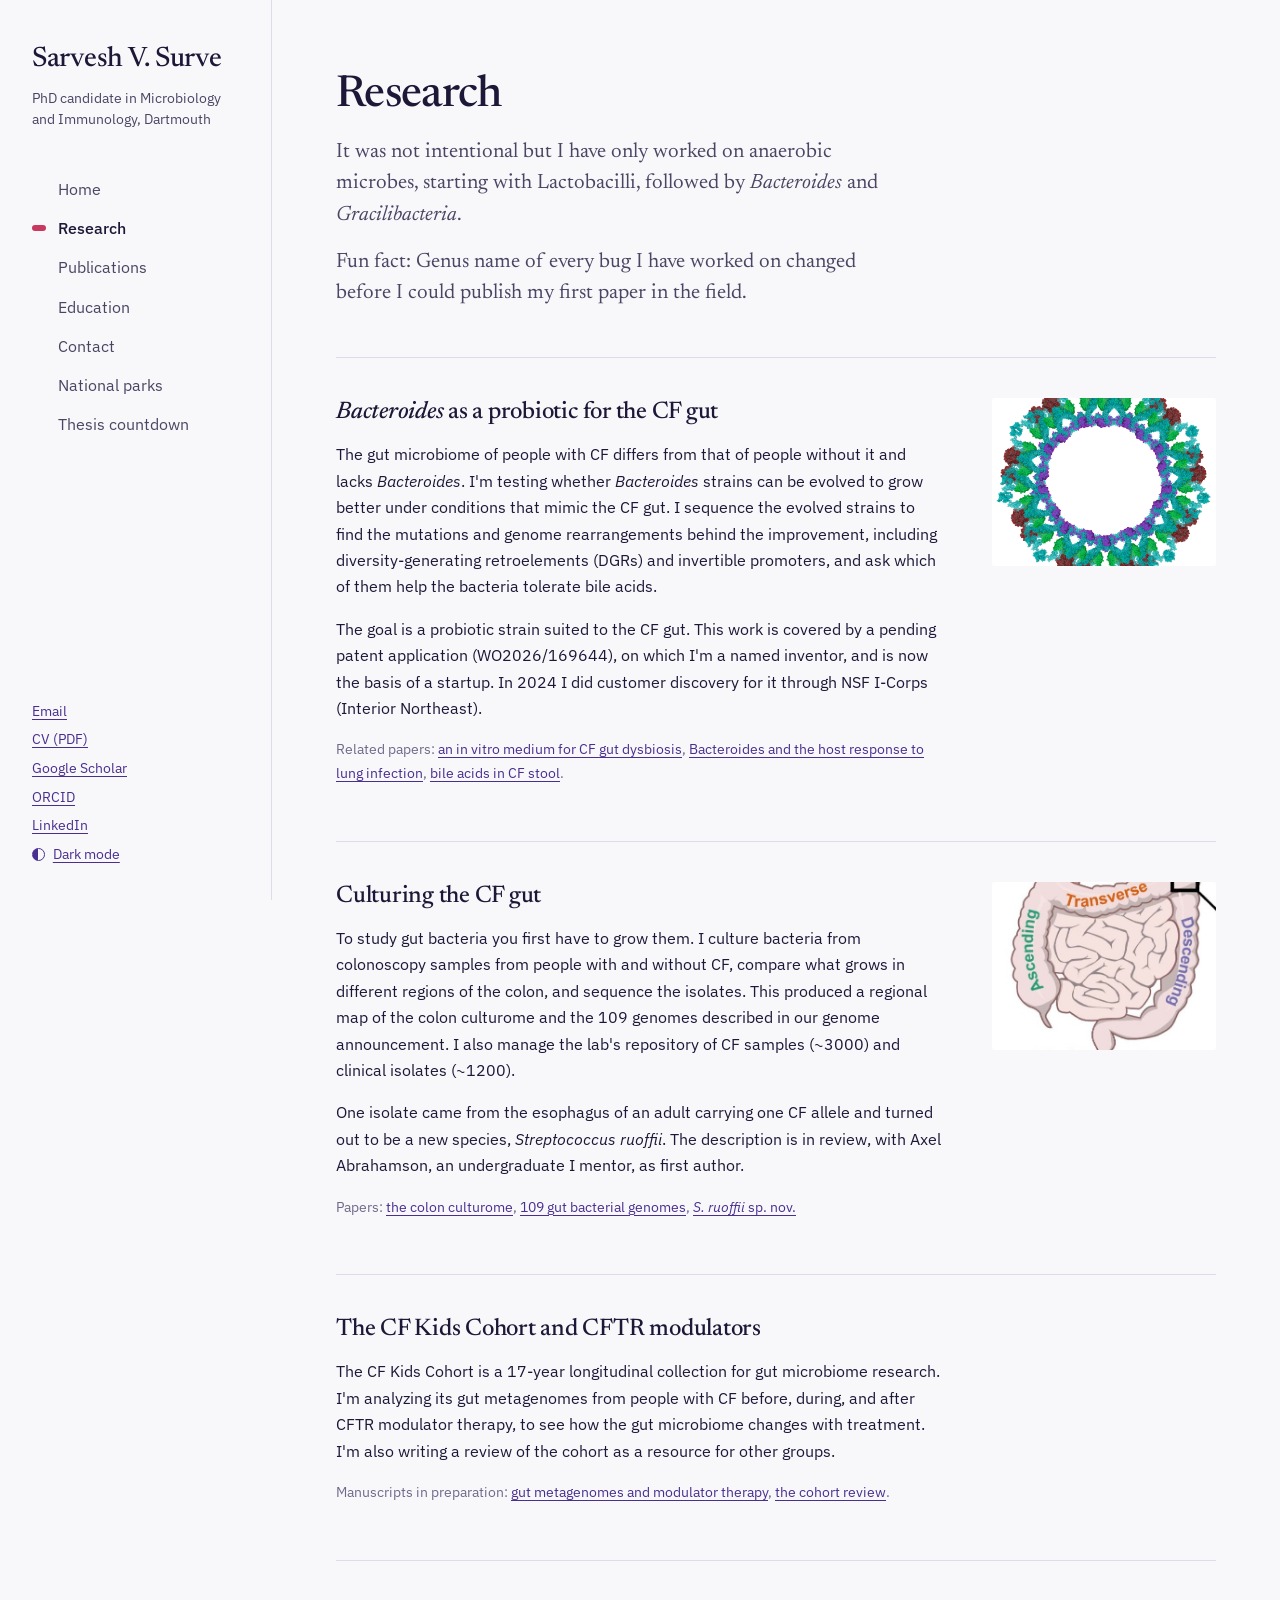
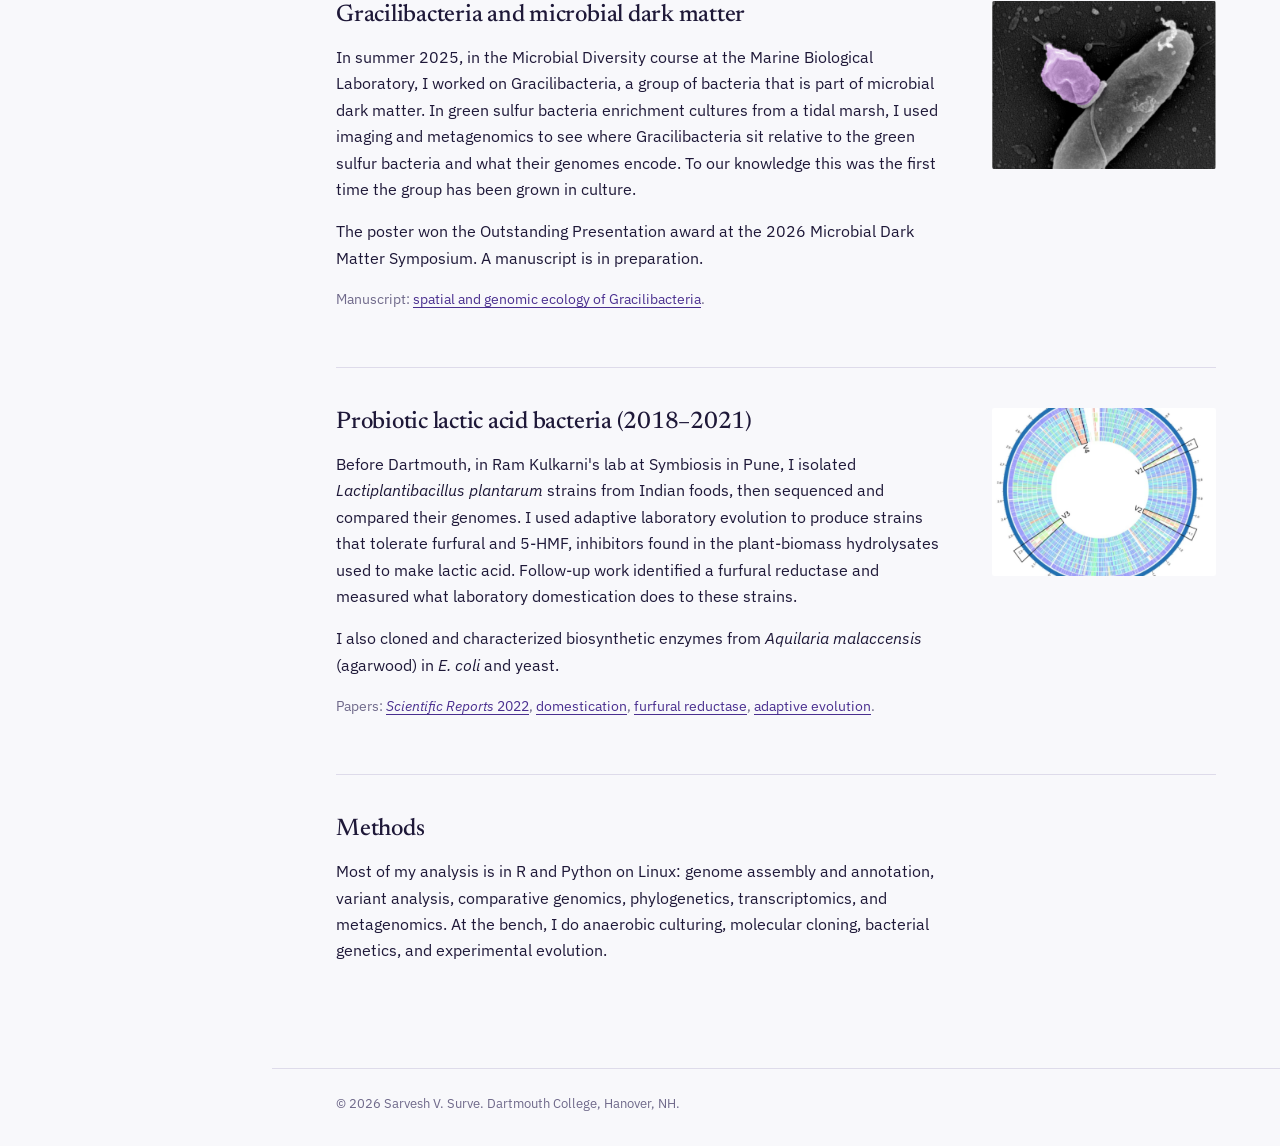
<file: research.html>
<!DOCTYPE html>
<html lang="en">
<head>
  <!-- Google tag (gtag.js) -->
  <script async src="https://www.googletagmanager.com/gtag/js?id=G-Y4KT8WYSLN"></script>
  <script>
    window.dataLayer = window.dataLayer || [];
    function gtag(){dataLayer.push(arguments);}
    gtag('js', new Date());
    gtag('config', 'G-Y4KT8WYSLN');
  </script>
  <meta charset="UTF-8" />
  <meta name="viewport" content="width=device-width, initial-scale=1.0" />
  <title>Research | Sarvesh V. Surve</title>
  <meta name="description" content="Research on Bacteroides in the cystic fibrosis gut, gut culturomics, the CF Kids Cohort, Gracilibacteria, and probiotic lactic acid bacteria." />
  <script>
    /* Apply the saved or system theme before first paint to avoid a flash */
    try {
      var t = localStorage.getItem('theme');
      if (!t && window.matchMedia && matchMedia('(prefers-color-scheme: dark)').matches) t = 'dark';
      if (t === 'dark') document.documentElement.setAttribute('data-theme', 'dark');
    } catch (e) {}
  </script>
  <link rel="icon" type="image/png" href="favicon.png">
  <link rel="apple-touch-icon" href="favicon.png">
  <link rel="preconnect" href="https://fonts.googleapis.com">
  <link rel="preconnect" href="https://fonts.gstatic.com" crossorigin>
  <link href="https://fonts.googleapis.com/css2?family=IBM+Plex+Sans:wght@400;500;600&family=Newsreader:ital,opsz,wght@0,6..72,400;0,6..72,500;0,6..72,600;1,6..72,400&display=swap" rel="stylesheet">
  <link rel="stylesheet" href="styles.css">
</head>
<body>
<a class="skip" href="#main">Skip to content</a>

<div class="shell">

  <header class="sidebar">
    <div class="sidebar-top">
      <a class="brand" href="index.html">Sarvesh V. Surve</a>
      <p class="role">PhD candidate in Microbiology and Immunology, Dartmouth</p>
      <button class="menu-toggle" type="button" aria-expanded="false" aria-controls="site-panel">Menu</button>
    </div>
    <div class="sidebar-panel" id="site-panel">
      <nav class="site-nav" aria-label="Main">
        <ul>
          <li><a href="index.html">Home</a></li>
          <li><a href="research.html" aria-current="page">Research</a></li>
          <li><a href="publications.html">Publications</a></li>
          <li><a href="education.html">Education</a></li>
          <li><a href="contact.html">Contact</a></li>
          <li><a href="national-parks.html">National parks</a></li>
          <li><a href="thesis-countdown.html">Thesis countdown</a></li>
        </ul>
      </nav>
      <ul class="side-links">
        <li><a href="mailto:sarvesh.v.surve.gr@dartmouth.edu">Email</a></li>
        <li><a href="sarvesh_cv.pdf" download>CV (PDF)</a></li>
        <li><a href="https://scholar.google.com/citations?pli=1&authuser=1&user=W3YO928AAAAJ" target="_blank" rel="noopener">Google Scholar</a></li>
        <li><a href="https://orcid.org/0000-0003-2942-6315" target="_blank" rel="noopener">ORCID</a></li>
        <li><a href="https://www.linkedin.com/in/sarvesh-surve" target="_blank" rel="noopener">LinkedIn</a></li>
        <li><button class="theme-toggle" type="button"><span class="theme-icon" aria-hidden="true"></span>Dark mode</button></li>
      </ul>
    </div>
  </header>

  <div class="page">
    <main id="main" class="content">

      <section>
        <h1>Research</h1>
        <p class="lede page-intro">It was not intentional but I have only worked on anaerobic microbes, starting with Lactobacilli, followed by <i>Bacteroides</i> and <i>Gracilibacteria</i>.</p>
        <p class="lede page-intro">Fun fact: Genus name of every bug I have worked on changed before I could publish my first paper in the field.</p>

        <div class="entries">

          <!-- Photos: kept from the old site by topic. Alt text is empty because they are decorative. -->
          <article class="entry" id="bacteroides">
            <div>
              <h2><i>Bacteroides</i> as a probiotic for the CF gut</h2>
              <p>The gut microbiome of people with CF differs from that of people without it and lacks <i>Bacteroides</i>. I'm testing whether <i>Bacteroides</i> strains can be evolved to grow better under conditions that mimic the CF gut. I sequence the evolved strains to find the mutations and genome rearrangements behind the improvement, including diversity-generating retroelements (DGRs) and invertible promoters, and ask which of them help the bacteria tolerate bile acids.</p>
              <p>The goal is a probiotic strain suited to the CF gut. This work is covered by a pending patent application (WO2026/169644), on which I'm a named inventor, and is now the basis of a startup. In 2024 I did customer discovery for it through NSF I-Corps (Interior Northeast).</p>
              <p class="refs">Related papers: <a href="publications.html#invitro-medium">an in vitro medium for CF gut dysbiosis</a>, <a href="publications.html#mbio">Bacteroides and the host response to lung infection</a>, <a href="publications.html#bile-acids">bile acids in CF stool</a>.</p>
            </div>
            <figure><img src="photo_research_2.jpg" alt="" loading="lazy"></figure>
          </article>

          <article class="entry" id="culturing">
            <div>
              <h2>Culturing the CF gut</h2>
              <p>To study gut bacteria you first have to grow them. I culture bacteria from colonoscopy samples from people with and without CF, compare what grows in different regions of the colon, and sequence the isolates. This produced a regional map of the colon culturome and the 109 genomes described in our genome announcement. I also manage the lab's repository of CF samples (~3000) and clinical isolates (~1200).</p>
              <p>One isolate came from the esophagus of an adult carrying one CF allele and turned out to be a new species, <i>Streptococcus ruoffii</i>. The description is in review, with Axel Abrahamson, an undergraduate I mentor, as first author.</p>
              <p class="refs">Papers: <a href="publications.html#culturome">the colon culturome</a>, <a href="publications.html#genomes-109">109 gut bacterial genomes</a>, <a href="publications.html#ruoffii"><i>S. ruoffii</i> sp. nov.</a></p>
            </div>
            <figure><img src="photo_research_1.jpg" alt="" loading="lazy"></figure>
          </article>

          <article class="entry" id="cohort">
            <div>
              <h2>The CF Kids Cohort and CFTR modulators</h2>
              <p>The CF Kids Cohort is a 17-year longitudinal collection for gut microbiome research. I'm analyzing its gut metagenomes from people with CF before, during, and after CFTR modulator therapy, to see how the gut microbiome changes with treatment. I'm also writing a review of the cohort as a resource for other groups.</p>
              <p class="refs">Manuscripts in preparation: <a href="publications.html#modulators">gut metagenomes and modulator therapy</a>, <a href="publications.html#cfkc-review">the cohort review</a>.</p>
            </div>
          </article>

          <article class="entry" id="dark-matter">
            <div>
              <h2>Gracilibacteria and microbial dark matter</h2>
              <p>In summer 2025, in the Microbial Diversity course at the Marine Biological Laboratory, I worked on Gracilibacteria, a group of bacteria that is part of microbial dark matter. In green sulfur bacteria enrichment cultures from a tidal marsh, I used imaging and metagenomics to see where Gracilibacteria sit relative to the green sulfur bacteria and what their genomes encode. To our knowledge this was the first time the group has been grown in culture.</p>
              <p>The poster won the Outstanding Presentation award at the 2026 Microbial Dark Matter Symposium. A manuscript is in preparation.</p>
              <p class="refs">Manuscript: <a href="publications.html#gracilibacteria">spatial and genomic ecology of Gracilibacteria</a>.</p>
            </div>
            <figure><img src="photo_research_3.jpg" alt="" loading="lazy"></figure>
          </article>

          <article class="entry" id="lab">
            <div>
              <h2>Probiotic lactic acid bacteria (2018–2021)</h2>
              <p>Before Dartmouth, in Ram Kulkarni's lab at Symbiosis in Pune, I isolated <i>Lactiplantibacillus plantarum</i> strains from Indian foods, then sequenced and compared their genomes. I used adaptive laboratory evolution to produce strains that tolerate furfural and 5-HMF, inhibitors found in the plant-biomass hydrolysates used to make lactic acid. Follow-up work identified a furfural reductase and measured what laboratory domestication does to these strains.</p>
              <p>I also cloned and characterized biosynthetic enzymes from <i>Aquilaria malaccensis</i> (agarwood) in <i>E. coli</i> and yeast.</p>
              <p class="refs">Papers: <a href="publications.html#scirep"><i>Scientific Reports</i> 2022</a>, <a href="publications.html#domestication">domestication</a>, <a href="publications.html#furfural">furfural reductase</a>, <a href="publications.html#sharma-ale">adaptive evolution</a>.</p>
            </div>
            <figure><img src="photo_research_4.jpg" alt="" loading="lazy"></figure>
          </article>

          <article class="entry" id="methods">
            <div>
              <h2>Methods</h2>
              <p>Most of my analysis is in R and Python on Linux: genome assembly and annotation, variant analysis, comparative genomics, phylogenetics, transcriptomics, and metagenomics. At the bench, I do anaerobic culturing, molecular cloning, bacterial genetics, and experimental evolution.</p>
            </div>
          </article>

        </div>
      </section>

    </main>
    <footer>© 2026 Sarvesh V. Surve. Dartmouth College, Hanover, NH.</footer>
  </div>

</div>

<script src="main.js"></script>
</body>
</html>
</file>
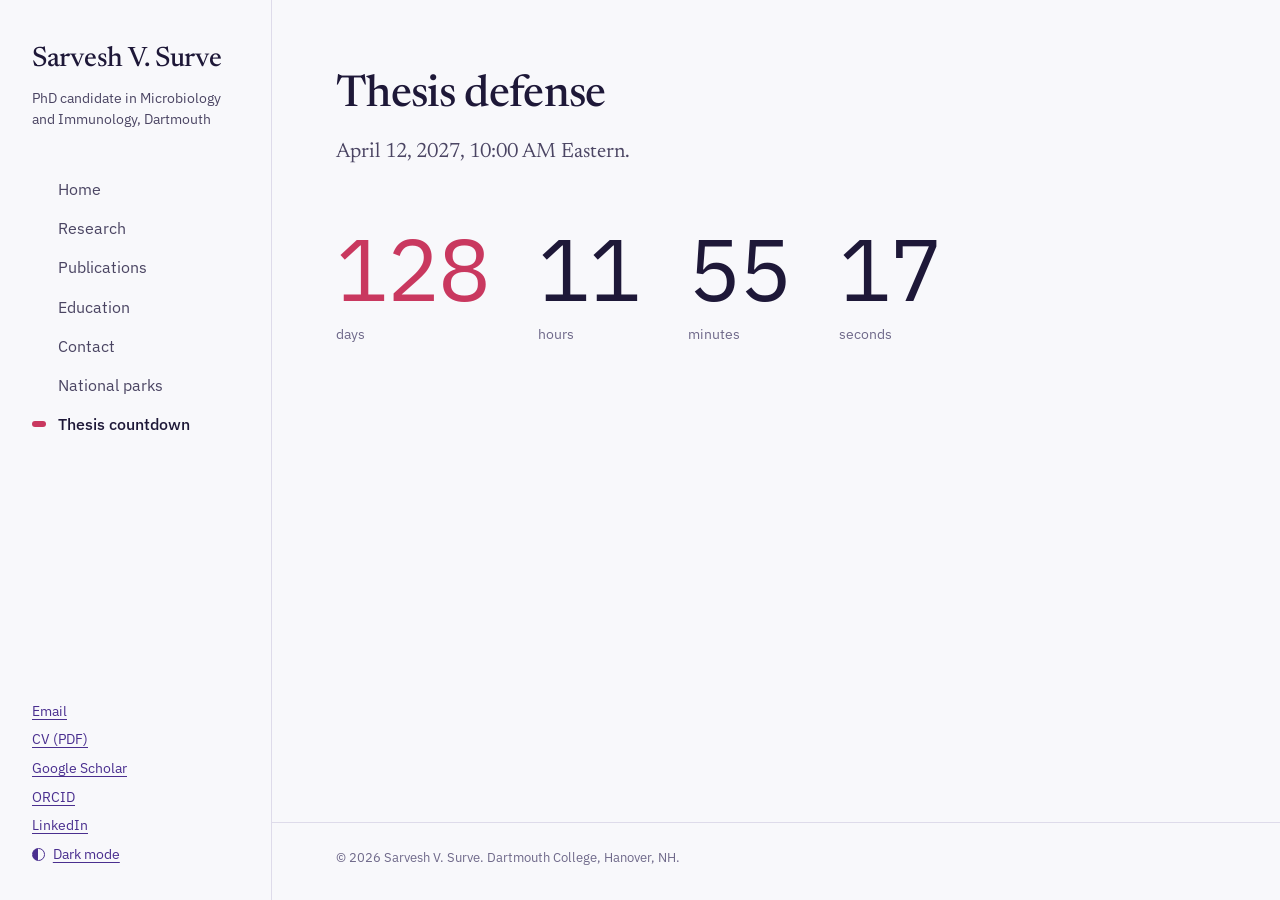
<file: thesis-countdown.html>
<!DOCTYPE html>
<html lang="en">
<head>
  <!-- Google tag (gtag.js) -->
  <script async src="https://www.googletagmanager.com/gtag/js?id=G-Y4KT8WYSLN"></script>
  <script>
    window.dataLayer = window.dataLayer || [];
    function gtag(){dataLayer.push(arguments);}
    gtag('js', new Date());
    gtag('config', 'G-Y4KT8WYSLN');
  </script>
  <meta charset="UTF-8" />
  <meta name="viewport" content="width=device-width, initial-scale=1.0" />
  <title>Thesis countdown | Sarvesh V. Surve</title>
  <meta name="description" content="Countdown to Sarvesh V. Surve's PhD thesis defense on April 12, 2027." />
  <script>
    /* Apply the saved or system theme before first paint to avoid a flash */
    try {
      var t = localStorage.getItem('theme');
      if (!t && window.matchMedia && matchMedia('(prefers-color-scheme: dark)').matches) t = 'dark';
      if (t === 'dark') document.documentElement.setAttribute('data-theme', 'dark');
    } catch (e) {}
  </script>
  <link rel="icon" type="image/png" href="favicon.png">
  <link rel="apple-touch-icon" href="favicon.png">
  <link rel="preconnect" href="https://fonts.googleapis.com">
  <link rel="preconnect" href="https://fonts.gstatic.com" crossorigin>
  <link href="https://fonts.googleapis.com/css2?family=IBM+Plex+Sans:wght@400;500;600&family=Newsreader:ital,opsz,wght@0,6..72,400;0,6..72,500;0,6..72,600;1,6..72,400&display=swap" rel="stylesheet">
  <link rel="stylesheet" href="styles.css">
</head>
<body>
<a class="skip" href="#main">Skip to content</a>

<div class="shell">

  <header class="sidebar">
    <div class="sidebar-top">
      <a class="brand" href="index.html">Sarvesh V. Surve</a>
      <p class="role">PhD candidate in Microbiology and Immunology, Dartmouth</p>
      <button class="menu-toggle" type="button" aria-expanded="false" aria-controls="site-panel">Menu</button>
    </div>
    <div class="sidebar-panel" id="site-panel">
      <nav class="site-nav" aria-label="Main">
        <ul>
          <li><a href="index.html">Home</a></li>
          <li><a href="research.html">Research</a></li>
          <li><a href="publications.html">Publications</a></li>
          <li><a href="education.html">Education</a></li>
          <li><a href="contact.html">Contact</a></li>
          <li><a href="national-parks.html">National parks</a></li>
          <li><a href="thesis-countdown.html" aria-current="page">Thesis countdown</a></li>
        </ul>
      </nav>
      <ul class="side-links">
        <li><a href="mailto:sarvesh.v.surve.gr@dartmouth.edu">Email</a></li>
        <li><a href="sarvesh_cv.pdf" download>CV (PDF)</a></li>
        <li><a href="https://scholar.google.com/citations?pli=1&authuser=1&user=W3YO928AAAAJ" target="_blank" rel="noopener">Google Scholar</a></li>
        <li><a href="https://orcid.org/0000-0003-2942-6315" target="_blank" rel="noopener">ORCID</a></li>
        <li><a href="https://www.linkedin.com/in/sarvesh-surve" target="_blank" rel="noopener">LinkedIn</a></li>
        <li><button class="theme-toggle" type="button"><span class="theme-icon" aria-hidden="true"></span>Dark mode</button></li>
      </ul>
    </div>
  </header>

  <div class="page">
    <main id="main" class="content">

      <section>
        <h1 id="title">Thesis defense</h1>
        <p class="lede page-intro" id="when">April 12, 2027, 10:00 AM Eastern.</p>

        <div class="clock" id="clock" role="timer">
          <div class="clock-unit"><div class="clock-num" id="d">--</div><div class="clock-label">days</div></div>
          <div class="clock-unit"><div class="clock-num" id="h">--</div><div class="clock-label">hours</div></div>
          <div class="clock-unit"><div class="clock-num" id="m">--</div><div class="clock-label">minutes</div></div>
          <div class="clock-unit"><div class="clock-num" id="s">--</div><div class="clock-label">seconds</div></div>
        </div>

        <!-- Shown after the defense. Add Thesis_Fun_1.jpg to Thesis_Fun_4.jpg to the repo root;
             any that are missing are skipped, and the whole block stays hidden if none exist. -->
        <ul class="photos photos-2" id="thesis-photos" hidden>
          <li><img src="Thesis_Fun_1.jpg" alt="" loading="lazy"></li>
          <li><img src="Thesis_Fun_2.jpg" alt="" loading="lazy"></li>
          <li><img src="Thesis_Fun_3.jpg" alt="" loading="lazy"></li>
          <li><img src="Thesis_Fun_4.jpg" alt="" loading="lazy"></li>
        </ul>
      </section>

    </main>
    <footer>© 2026 Sarvesh V. Surve. Dartmouth College, Hanover, NH.</footer>
  </div>

</div>

<script src="main.js"></script>
<script>
  // 10:00 AM Eastern Daylight Time (UTC-4) on April 12, 2027, so the countdown
  // is the same for everyone regardless of their time zone.
  var DEFENSE = new Date('2027-04-12T10:00:00-04:00').getTime();
  // Four hours after the start, the page switches to the "defended" message.
  var DONE = DEFENSE + 4 * 3600000;

  // Preview the later states: thesis-countdown.html?state=progress or ?state=done
  var forced = new URLSearchParams(location.search).get('state');

  function pad(n) { return String(n).padStart(2, '0'); }
  function set(id, v) { document.getElementById(id).textContent = v; }

  var finished = false;
  function showFinished() {
    if (finished) return;
    finished = true;
    set('title', 'Defended successfully');
    set('when', 'Thesis defense, April 12, 2027.');
    document.getElementById('clock').hidden = true;

    var gallery = document.getElementById('thesis-photos');
    var items = gallery.querySelectorAll('li');
    var remaining = items.length;
    items.forEach(function (li) {
      li.querySelector('img').addEventListener('error', function () {
        li.remove();
        remaining--;
        if (remaining === 0) gallery.hidden = true;
      });
    });
    gallery.hidden = false;
  }

  function tick() {
    var now = Date.now();
    if (forced === 'done') now = DONE;
    if (forced === 'progress') now = DEFENSE + 1000;

    if (now >= DONE) { showFinished(); return; }

    var ms = DEFENSE - now;
    if (ms <= 0) {
      ['d', 'h', 'm', 's'].forEach(function (id) { set(id, '0'); });
      set('when', 'The defense is in progress.');
      return;
    }
    set('d', Math.floor(ms / 86400000));
    set('h', pad(Math.floor((ms % 86400000) / 3600000)));
    set('m', pad(Math.floor((ms % 3600000) / 60000)));
    set('s', pad(Math.floor((ms % 60000) / 1000)));
  }

  tick();
  setInterval(tick, 1000);
</script>
</body>
</html>
</file>
<file: styles.css>
/* ==========================================================
   Sarvesh V. Surve — personal site

   Palette follows the Gram stain, the first test most bacteria
   meet on a slide. Gram-negative cells such as Bacteroides stain
   pink (safranin); Gram-positive cells such as Lactiplantibacillus
   stain violet (crystal violet). The same two colors mark research
   areas on the publications page.

   Type: Newsreader (headings, long-form) + IBM Plex Sans (interface,
   metadata).
   ========================================================== */

*, *::before, *::after { box-sizing: border-box; }

:root {
  --bg: #f8f8fb;
  --surface: #ffffff;
  --ink: #1e1838;
  --ink-soft: #4b4563;
  --ink-mute: #6f698a;
  --violet: #4a2f8f;
  --violet-tint: #ece8f6;
  --pink: #c9385f;
  --pink-tint: #fbe9ee;
  --slate: #8a859c;
  --rule: #dedbea;

  --serif: 'Newsreader', Georgia, 'Times New Roman', serif;
  --sans: 'IBM Plex Sans', system-ui, -apple-system, 'Segoe UI', sans-serif;

  --map-off: #d6d2e6;
  --map-visited: rgba(201, 56, 95, 0.28);
  --btn-bg: #4a2f8f;
  --btn-fg: #ffffff;
  --on-violet: #ffffff;

  --side: 17rem;
  color-scheme: light;
}

/* Dark theme: same two stain colors, lightened to read on a dark slide */
:root[data-theme="dark"] {
  --bg: #15111f;
  --surface: #1d1830;
  --ink: #ece9f6;
  --ink-soft: #bcb6d3;
  --ink-mute: #9a94b3;
  --violet: #a994f2;
  --violet-tint: #2b2347;
  --pink: #f26b90;
  --pink-tint: #3a1c2a;
  --slate: #7d7894;
  --rule: #2e2846;
  --map-off: #403862;
  --map-visited: rgba(242, 107, 144, 0.34);
  --btn-bg: #a994f2;
  --btn-fg: #15111f;
  --on-violet: #15111f;
  color-scheme: dark;
}

html { scroll-behavior: smooth; }

body {
  margin: 0;
  background: var(--bg);
  color: var(--ink);
  font-family: var(--sans);
  font-size: 1rem;
  line-height: 1.65;
  -webkit-font-smoothing: antialiased;
}

img { display: block; max-width: 100%; }

[hidden] { display: none !important; }

a {
  color: var(--violet);
  text-decoration-thickness: 1px;
  text-underline-offset: 0.2em;
}
a:hover { color: var(--pink); }

:focus-visible {
  outline: 2px solid var(--pink);
  outline-offset: 3px;
  border-radius: 2px;
}

::selection { background: var(--violet); color: var(--on-violet); }

.skip {
  position: absolute; left: -999px; top: 0;
  background: var(--ink); color: var(--bg);
  padding: 0.5rem 1rem; z-index: 100;
}
.skip:focus { left: 0; color: var(--bg); }

/* ==========================================================
   SHELL: fixed left rail + scrolling content
   ========================================================== */
.shell {
  display: grid;
  grid-template-columns: var(--side) minmax(0, 1fr);
  min-height: 100vh;
}

.sidebar {
  position: sticky; top: 0;
  height: 100vh;
  height: 100dvh;
  display: flex; flex-direction: column;
  padding: 2.75rem 2rem 2rem;
  border-right: 1px solid var(--rule);
  overflow-y: auto;
}

.brand {
  display: block;
  font-family: var(--serif);
  font-size: 1.75rem;
  font-weight: 500;
  line-height: 1.1;
  letter-spacing: -0.01em;
  color: var(--ink);
  text-decoration: none;
}
.brand:hover { color: var(--violet); }

.role {
  margin: 0.8rem 0 0;
  font-size: 0.875rem;
  line-height: 1.5;
  color: var(--ink-soft);
}

.menu-toggle {
  display: none;
  font: 500 0.9rem/1 var(--sans);
  color: var(--ink);
  background: none;
  border: 1.5px solid var(--ink);
  border-radius: 4px;
  padding: 0.5rem 0.85rem;
  cursor: pointer;
}

.sidebar-panel {
  display: flex; flex-direction: column;
  flex: 1;
}

.site-nav ul { list-style: none; margin: 2.5rem 0 0; padding: 0; }
.site-nav a {
  position: relative;
  display: block;
  padding: 0.4rem 0 0.4rem 1.6rem;
  color: var(--ink-soft);
  text-decoration: none;
}
.site-nav a:hover { color: var(--ink); }
.site-nav a[aria-current="page"] { color: var(--ink); font-weight: 500; }
/* A small rod: the cell shape of Bacteroides */
.site-nav a[aria-current="page"]::before {
  content: '';
  position: absolute; left: 0; top: 50%;
  width: 0.9rem; height: 0.38rem;
  border-radius: 0.2rem;
  background: var(--pink);
  transform: translateY(-50%);
}

.side-links {
  list-style: none;
  margin: auto 0 0;
  padding: 2rem 0 0;
  font-size: 0.875rem;
}
.side-links li + li { margin-top: 0.35rem; }

.page {
  display: flex; flex-direction: column;
  min-width: 0;
  min-height: 100vh;
}

.content {
  flex: 1;
  width: 100%;
  max-width: 64rem;
  padding: 4.5rem 4rem 3rem;
}
.content > section + section { margin-top: 4.5rem; }

footer {
  padding: 1.5rem 4rem 2rem;
  border-top: 1px solid var(--rule);
  font-size: 0.8125rem;
  color: var(--ink-mute);
}

/* ==========================================================
   TYPE
   ========================================================== */
h1, h2, h3 {
  font-family: var(--serif);
  font-weight: 500;
  color: var(--ink);
  margin: 0;
}

h1 {
  font-size: clamp(2rem, 3.6vw, 2.75rem);
  line-height: 1.12;
  letter-spacing: -0.015em;
}
h2 {
  font-size: 1.65rem;
  line-height: 1.2;
  letter-spacing: -0.01em;
  margin-bottom: 1.25rem;
}
h3 { font-size: 1.3rem; line-height: 1.25; }

p { margin: 0 0 1rem; }

.prose p { max-width: 40rem; }

.lede {
  font-family: var(--serif);
  font-size: 1.3rem;
  line-height: 1.5;
  color: var(--ink-soft);
  max-width: 36rem;
}

.page-intro { margin-top: 1rem; }

/* ==========================================================
   BUTTONS
   ========================================================== */
.actions { display: flex; flex-wrap: wrap; gap: 0.75rem; margin-top: 1.75rem; }

.btn {
  display: inline-block;
  padding: 0.65rem 1.1rem;
  font: 500 0.95rem/1.2 var(--sans);
  text-decoration: none;
  border: 1.5px solid var(--violet);
  border-radius: 4px;
}
.btn-primary { background: var(--btn-bg); border-color: var(--btn-bg); color: var(--btn-fg); }
.btn-primary:hover { background: var(--ink); border-color: var(--ink); color: var(--bg); }
.btn-secondary { background: transparent; color: var(--violet); }
.btn-secondary:hover { background: var(--violet-tint); color: var(--violet); }

/* ==========================================================
   HOME
   ========================================================== */
.hero {
  display: grid;
  grid-template-columns: minmax(0, 1fr) 18rem;
  gap: 3.5rem;
  align-items: center;
}
.hero h1 {
  font-size: clamp(2rem, 3.4vw, 2.8rem);
  max-width: 28ch;
}
.hero .lede { margin-top: 1.5rem; }

.field-fig { margin: 0; }
.field-fig svg { display: block; width: 100%; height: auto; }
.field-fig figcaption {
  margin-top: 0.75rem;
  font-size: 0.8125rem;
  line-height: 1.45;
  color: var(--ink-mute);
}

.field-wrap { position: relative; }
.field-wrap svg, .field-wrap canvas { display: block; width: 100%; }
.field-wrap canvas { position: absolute; inset: 0; height: 100%; }
:root[data-theme="dark"] .field-wrap { filter: brightness(0.92); }

.about {
  display: grid;
  grid-template-columns: minmax(0, 1fr) 12rem;
  gap: 3rem;
  align-items: start;
}
.headshot {
  width: 100%;
  aspect-ratio: 4 / 5;
  object-fit: cover;
  object-position: center top;
  border-radius: 2px;
  background: var(--rule);
}

.photos {
  display: grid;
  grid-template-columns: repeat(3, minmax(0, 1fr));
  gap: 1rem;
  margin: 2rem 0 0;
  padding: 0;
  list-style: none;
  max-width: 40rem;
}
.photos figure { margin: 0; }
.photos img {
  width: 100%;
  aspect-ratio: 4 / 3;
  object-fit: cover;
  border-radius: 2px;
  background: var(--rule);
}
.photos figcaption {
  margin-top: 0.4rem;
  font-size: 0.8125rem;
  line-height: 1.4;
  color: var(--ink-mute);
}

.recent { list-style: none; margin: 0; padding: 0; }
.recent li {
  display: grid;
  grid-template-columns: 9rem minmax(0, 1fr);
  gap: 1.5rem;
  padding: 1.1rem 0;
  border-top: 1px solid var(--rule);
}
.recent li:last-child { border-bottom: 1px solid var(--rule); }
.recent time {
  font-size: 0.9rem;
  color: var(--ink-mute);
  font-variant-numeric: tabular-nums;
}
.recent p { margin: 0; max-width: 38rem; }

/* ==========================================================
   RESEARCH
   ========================================================== */
.entries { margin-top: 3rem; }
.entry {
  display: grid;
  grid-template-columns: minmax(0, 1fr) 14rem;
  gap: 2.5rem;
  padding: 2.5rem 0;
  border-top: 1px solid var(--rule);
}
.entry h2 { font-size: 1.5rem; margin-bottom: 0.9rem; }
.entry p { max-width: 38rem; }
.entry figure { margin: 0; }
.entry img {
  width: 100%;
  aspect-ratio: 4 / 3;
  object-fit: cover;
  border-radius: 2px;
  background: var(--rule);
}
.refs { font-size: 0.9rem; color: var(--ink-mute); }

/* ==========================================================
   PUBLICATIONS
   ========================================================== */
.filters {
  display: flex; flex-wrap: wrap; gap: 0.5rem;
  margin: 1.75rem 0 0;
}
.filter {
  display: inline-flex; align-items: center; gap: 0.5rem;
  font: 500 0.875rem/1.2 var(--sans);
  color: var(--ink-soft);
  background: transparent;
  border: 1.5px solid var(--rule);
  border-radius: 4px;
  padding: 0.5rem 0.8rem;
  cursor: pointer;
}
.filter:hover { border-color: var(--violet); color: var(--ink); }
.filter[aria-pressed="true"] {
  background: var(--violet-tint);
  border-color: var(--violet);
  color: var(--ink);
}
.filter i {
  display: inline-block; width: 0.9rem; height: 0.38rem;
  border-radius: 0.2rem; background: var(--slate);
}
.filter .k-cf { background: var(--pink); }
.filter .k-lab { background: var(--violet); }
.filter-status { margin: 0.75rem 0 0; min-height: 1.5rem; font-size: 0.875rem; color: var(--ink-mute); }

.pub-group { margin-top: 3.5rem; }
.pub-group h2 { margin-bottom: 0.5rem; }

.pubs { list-style: none; margin: 0; padding: 0; }
.pub {
  --area: var(--slate);
  position: relative;
  display: grid;
  grid-template-columns: 4rem minmax(0, 1fr);
  gap: 1rem;
  padding: 1.25rem 0 1.25rem 1.25rem;
  border-top: 1px solid var(--rule);
}
.pub::before {
  content: '';
  position: absolute; left: 0; top: 1.45rem;
  width: 0.38rem; height: 0.9rem;
  border-radius: 0.2rem;
  background: var(--area);
}
.pub[data-area="cf"] { --area: var(--pink); }
.pub[data-area="lab"] { --area: var(--violet); }

.pub-year {
  font-size: 0.9rem;
  color: var(--ink-mute);
  font-variant-numeric: tabular-nums;
  padding-top: 0.15rem;
}
.pub-title {
  font: 500 1.05rem/1.4 var(--sans);
  margin: 0 0 0.35rem;
}
.pub-authors { margin: 0 0 0.25rem; font-size: 0.9rem; color: var(--ink-soft); line-height: 1.55; }
.pub-authors strong { color: var(--ink); font-weight: 600; }
.pub-venue { margin: 0; font-size: 0.9rem; color: var(--ink-mute); }
.pub:target { background: var(--violet-tint); }

/* ==========================================================
   EDUCATION
   ========================================================== */
.rows { list-style: none; margin: 0; padding: 0; }
.row {
  display: grid;
  grid-template-columns: 11rem minmax(0, 1fr);
  gap: 1.5rem;
  padding: 1.5rem 0;
  border-top: 1px solid var(--rule);
}
.row:last-child { border-bottom: 1px solid var(--rule); }
.row .when {
  font-size: 0.9rem;
  color: var(--ink-mute);
  font-variant-numeric: tabular-nums;
  padding-top: 0.2rem;
}
.row h3 { margin-bottom: 0.15rem; }
.row .where { margin: 0 0 0.6rem; color: var(--ink-soft); }
.row p { max-width: 36rem; font-size: 0.95rem; margin-bottom: 0.3rem; }
.row p:last-child { margin-bottom: 0; }

.degree { grid-template-columns: 11rem minmax(0, 1fr) 4.5rem; }
.degree img {
  width: 4.5rem; height: 4.5rem;
  object-fit: contain;
  margin-left: auto;
  mix-blend-mode: multiply;
}

.award h3 { font-size: 1.1rem; font-family: var(--sans); font-weight: 500; }

.skills { margin: 0; }
.skills > div {
  display: grid;
  grid-template-columns: 11rem minmax(0, 1fr);
  gap: 1.5rem;
  padding: 0.9rem 0;
  border-top: 1px solid var(--rule);
}
.skills > div:last-child { border-bottom: 1px solid var(--rule); }
.skills dt { font-weight: 500; }
.skills dd { margin: 0; color: var(--ink-soft); max-width: 36rem; }

/* ==========================================================
   CONTACT
   ========================================================== */
.contact-list { margin: 2.5rem 0 0; max-width: 40rem; }
.contact-list > div {
  display: grid;
  grid-template-columns: 11rem minmax(0, 1fr);
  gap: 1.5rem;
  padding: 0.85rem 0;
  border-top: 1px solid var(--rule);
}
.contact-list > div:last-child { border-bottom: 1px solid var(--rule); }
.contact-list dt { color: var(--ink-mute); font-size: 0.9rem; padding-top: 0.1rem; }
.contact-list dd { margin: 0; overflow-wrap: anywhere; }

/* ==========================================================
   THESIS COUNTDOWN
   ========================================================== */
.clock {
  display: flex; flex-wrap: wrap;
  gap: 1.5rem 3rem;
  margin-top: 3.5rem;
}
.clock-unit { min-width: 5.5rem; }
.clock-num {
  font: 400 clamp(3.25rem, 8vw, 5.5rem)/1 var(--sans);
  letter-spacing: -0.02em;
  font-variant-numeric: tabular-nums;
  color: var(--ink);
}
.clock-label { margin-top: 0.6rem; font-size: 0.9rem; color: var(--ink-mute); }
.clock-unit:first-child .clock-num { color: var(--pink); }

#thesis-photos { margin-top: 3rem; }
.photos-2 { grid-template-columns: repeat(2, minmax(0, 1fr)); }

/* Theme switch */
.theme-toggle {
  display: inline-flex; align-items: center; gap: 0.5rem;
  padding: 0;
  font: inherit;
  color: var(--violet);
  background: none; border: 0;
  text-decoration: underline; text-decoration-thickness: 1px; text-underline-offset: 0.2em;
  cursor: pointer;
}
.theme-toggle:hover { color: var(--pink); }
.theme-icon {
  width: 0.8rem; height: 0.8rem;
  border: 1.5px solid currentColor; border-radius: 50%;
  background: linear-gradient(90deg, currentColor 50%, transparent 50%);
}
:root[data-theme="dark"] .degree img {
  mix-blend-mode: normal;
  background: #fff;
  padding: 0.3rem;
  border-radius: 4px;
}

/* ==========================================================
   NATIONAL PARKS
   ========================================================== */
.map-wrap { max-width: 60rem; margin-top: 1rem; }
.map-box { min-height: 6rem; }
.us-map { display: block; width: 100%; height: auto; }
.us-map path {
  fill: var(--map-off);
  stroke: var(--bg);
  stroke-width: 1;
  stroke-linejoin: round;
}
.us-map path.visited { fill: var(--map-visited); }
.us-map .park-marks line { stroke: var(--ink-mute); stroke-width: 1.2; }
.us-map .park-marks circle { fill: var(--pink); stroke: var(--bg); stroke-width: 3; }
.us-map .park-marks text { font: 18px var(--sans); fill: var(--ink); }
.us-map.compact .park-marks line, .us-map.compact .park-marks text { display: none; }
.us-map path:hover { opacity: 0.8; }
.map-legend {
  display: flex; gap: 1.5rem;
  margin-top: 0.75rem;
  font-size: 0.875rem; color: var(--ink-soft);
}
.map-legend i {
  display: inline-block; width: 0.9rem; height: 0.9rem;
  margin-right: 0.5rem; vertical-align: -0.1em;
  border-radius: 2px; background: var(--map-off);
}
.map-legend .v { background: var(--map-visited); border: 0.5px solid var(--slate); }
.map-legend .d { border-radius: 50%; background: var(--pink); }
.map-note { max-width: 40rem; margin: 0.75rem 0 0; font-size: 0.9rem; color: var(--ink-mute); }

.park-photos {
  display: grid;
  grid-template-columns: repeat(2, minmax(0, 1fr));
  gap: 1rem;
  max-width: 48rem;
  margin: 1.25rem 0 2rem; padding: 0;
  list-style: none;
}
.park-photos figure { margin: 0; }
.park-photos img {
  width: 100%; aspect-ratio: 4 / 3; object-fit: cover;
  border-radius: 2px; background: var(--rule);
}
.park-photos figcaption { margin-top: 0.4rem; font-size: 0.8125rem; line-height: 1.4; color: var(--ink-mute); }

.park-list {
  columns: 3 14rem; column-gap: 2rem;
  margin: 1.25rem 0 0; padding: 0;
  list-style: none;
}
.park-list li {
  position: relative;
  break-inside: avoid;
  padding: 0.3rem 0 0.3rem 1.4rem;
  color: var(--ink-mute);
}
.park-list li::before {
  content: '';
  position: absolute; left: 0; top: 0.95em;
  width: 0.7rem; height: 0.3rem;
  border: 1.5px solid var(--slate); border-radius: 0.2rem;
}
.park-list li.visited { color: var(--ink); }
.park-list li.visited::before { background: var(--pink); border-color: var(--pink); }
.park-list small { margin-left: 0.4rem; font-size: 0.8rem; color: var(--ink-mute); }

/* ==========================================================
   RESPONSIVE
   ========================================================== */
@media (max-width: 70rem) {
  .hero { grid-template-columns: 1fr; gap: 2.5rem; }
  .field-fig { max-width: 16rem; }
}

@media (max-width: 56rem) {
  .shell { display: block; }

  .sidebar {
    height: auto;
    padding: 0.9rem 1.25rem;
    border-right: 0;
    border-bottom: 1px solid var(--rule);
    background: var(--bg);
    z-index: 20;
    overflow: visible;
  }
  .sidebar-top { display: flex; justify-content: space-between; align-items: center; }
  .brand { font-size: 1.35rem; }
  .role { display: none; }
  .menu-toggle { display: inline-block; }

  .sidebar-panel { display: none; flex: none; padding-top: 0.5rem; }
  .sidebar-panel.open { display: flex; }
  .site-nav ul { margin-top: 0.5rem; }
  .side-links { margin-top: 1rem; padding-top: 1rem; border-top: 1px solid var(--rule); }

  .content { padding: 2.5rem 1.25rem 2rem; }
  .content > section + section { margin-top: 3.5rem; }
  footer { padding: 1.5rem 1.25rem 2rem; }

  .about { grid-template-columns: 1fr; gap: 2rem; }
  .headshot { max-width: 12rem; }

  .recent li { grid-template-columns: 1fr; gap: 0.2rem; }

  .entry { grid-template-columns: 1fr; gap: 1.5rem; }
  .entry figure { max-width: 18rem; }

  .pub { grid-template-columns: 1fr; gap: 0.25rem; }
  .park-photos { grid-template-columns: 1fr; }

  .clock { gap: 1.25rem 2rem; margin-top: 2.5rem; }
  .clock-unit { min-width: 4rem; }

  .row, .degree, .skills > div, .contact-list > div { grid-template-columns: 1fr; gap: 0.35rem; }
  .degree img { order: -1; margin-left: 0; width: 3.5rem; height: 3.5rem; }
}

@media (prefers-reduced-motion: reduce) {
  html { scroll-behavior: auto; }
}
</file>
